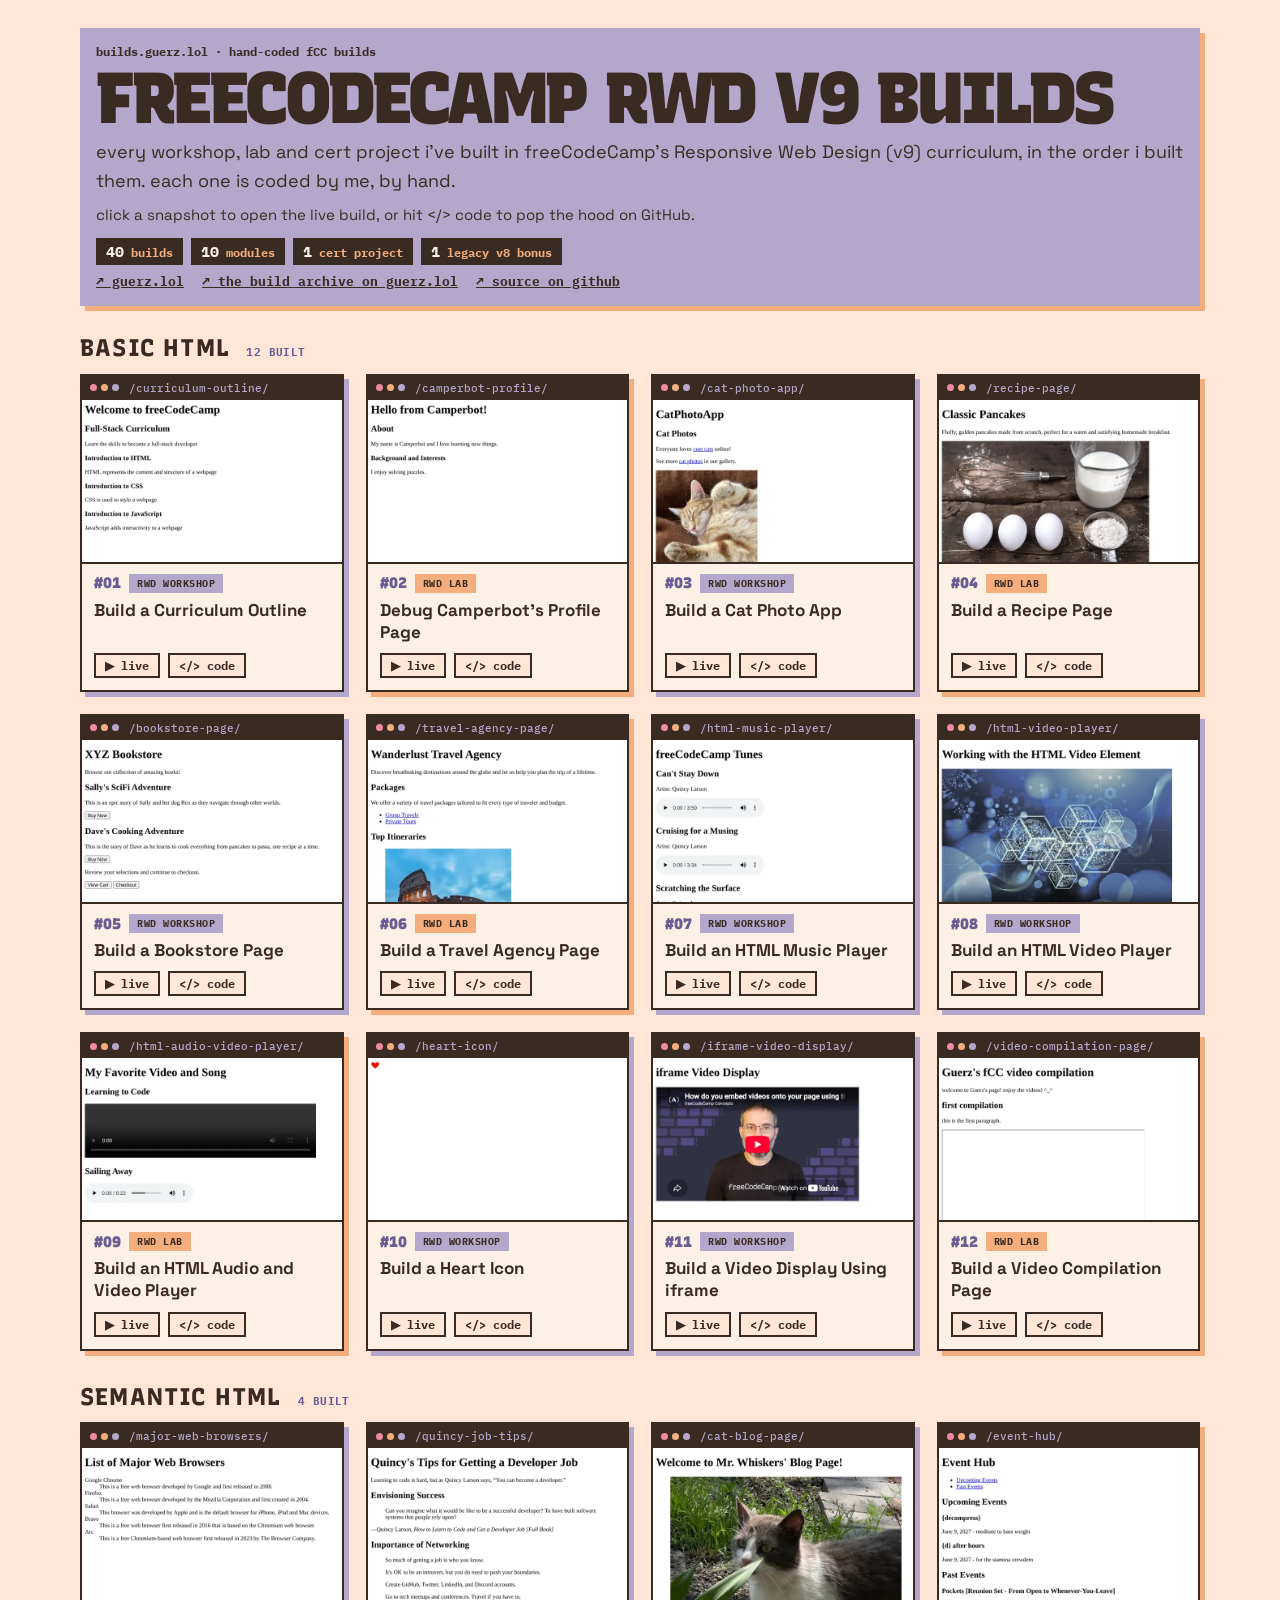
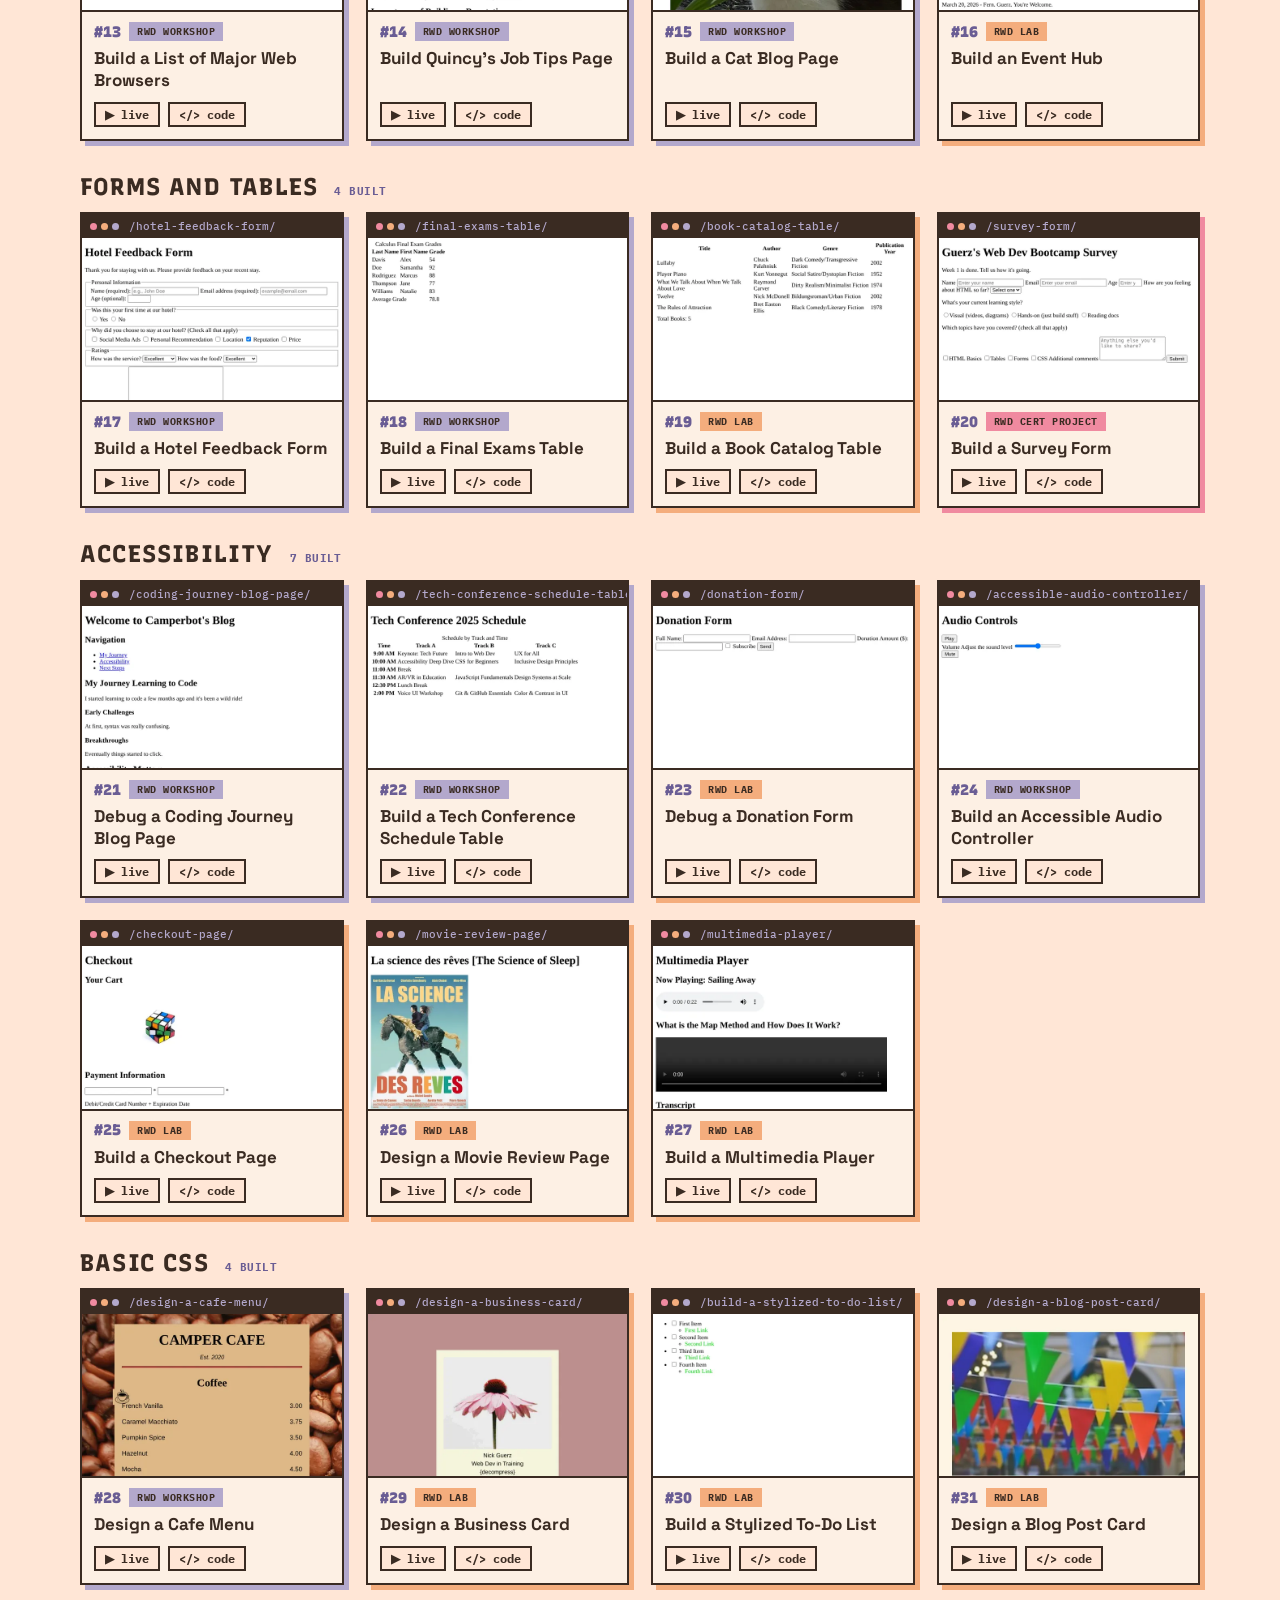
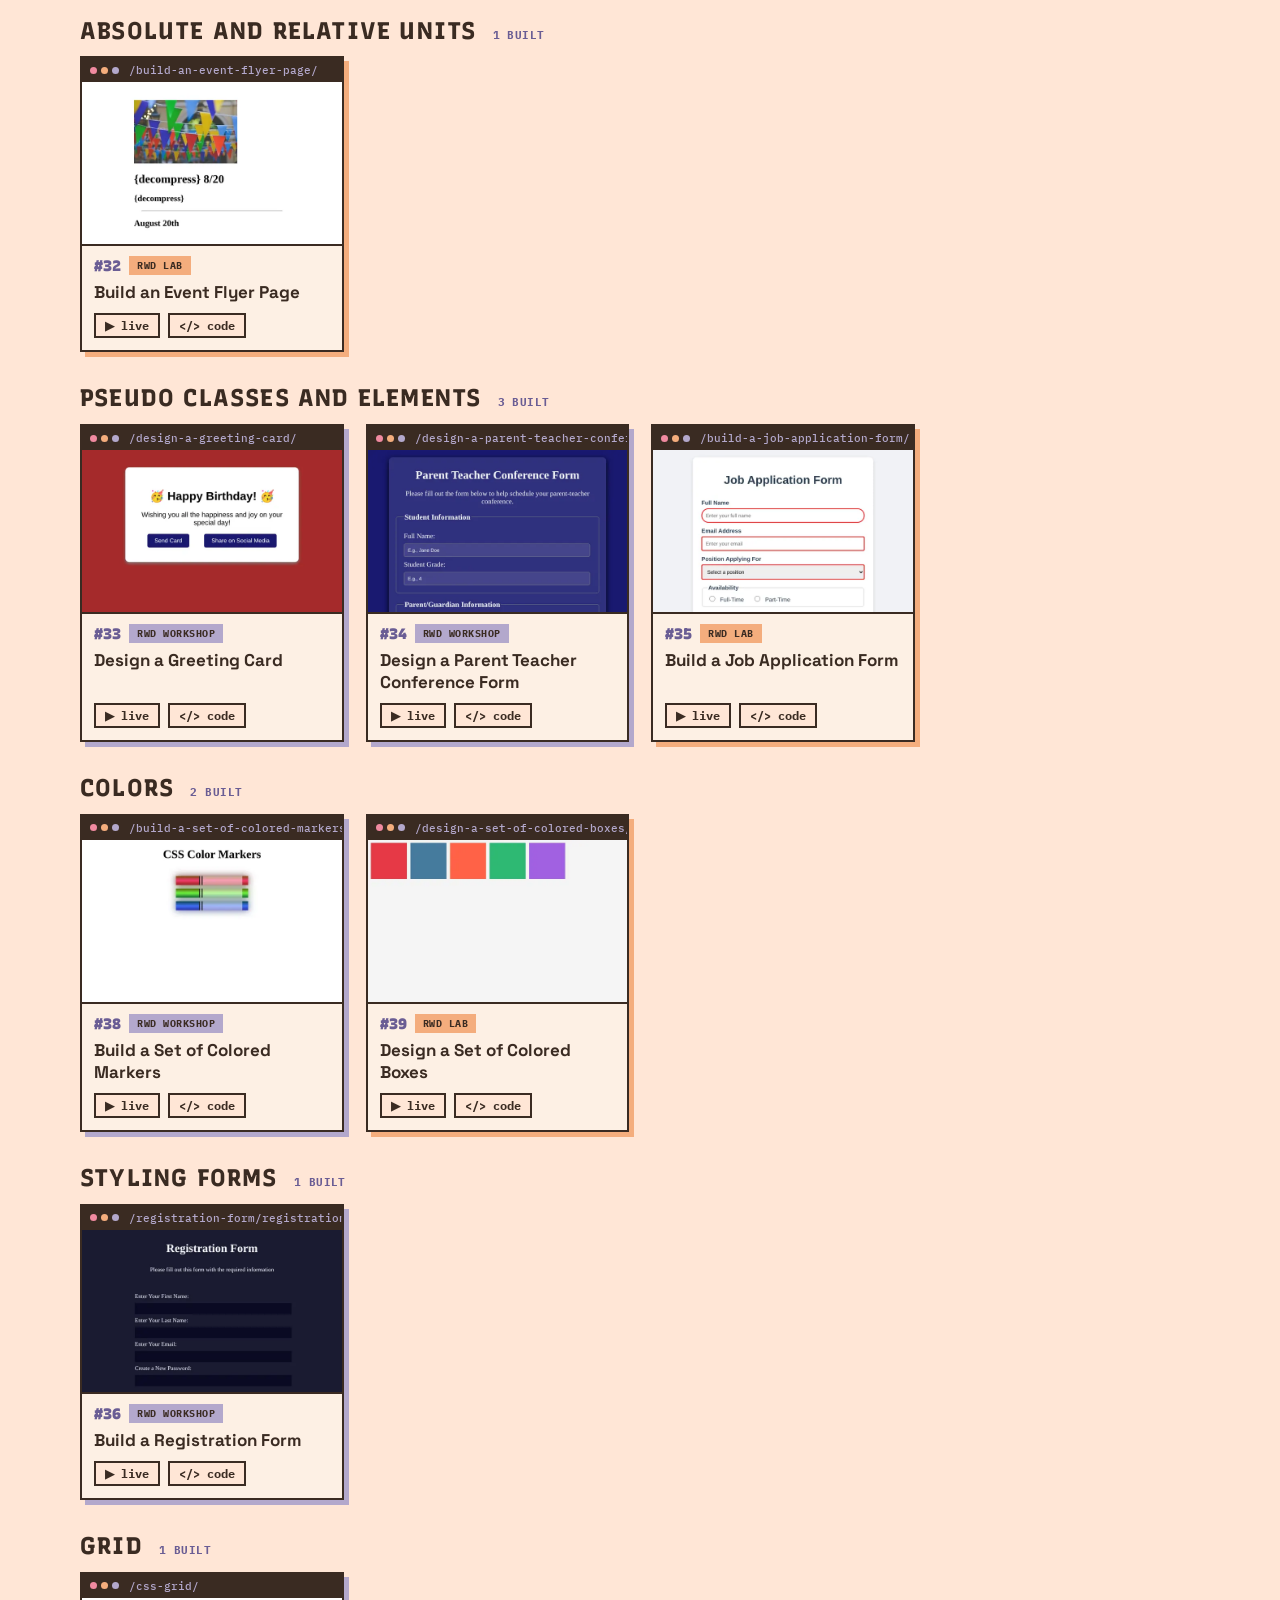
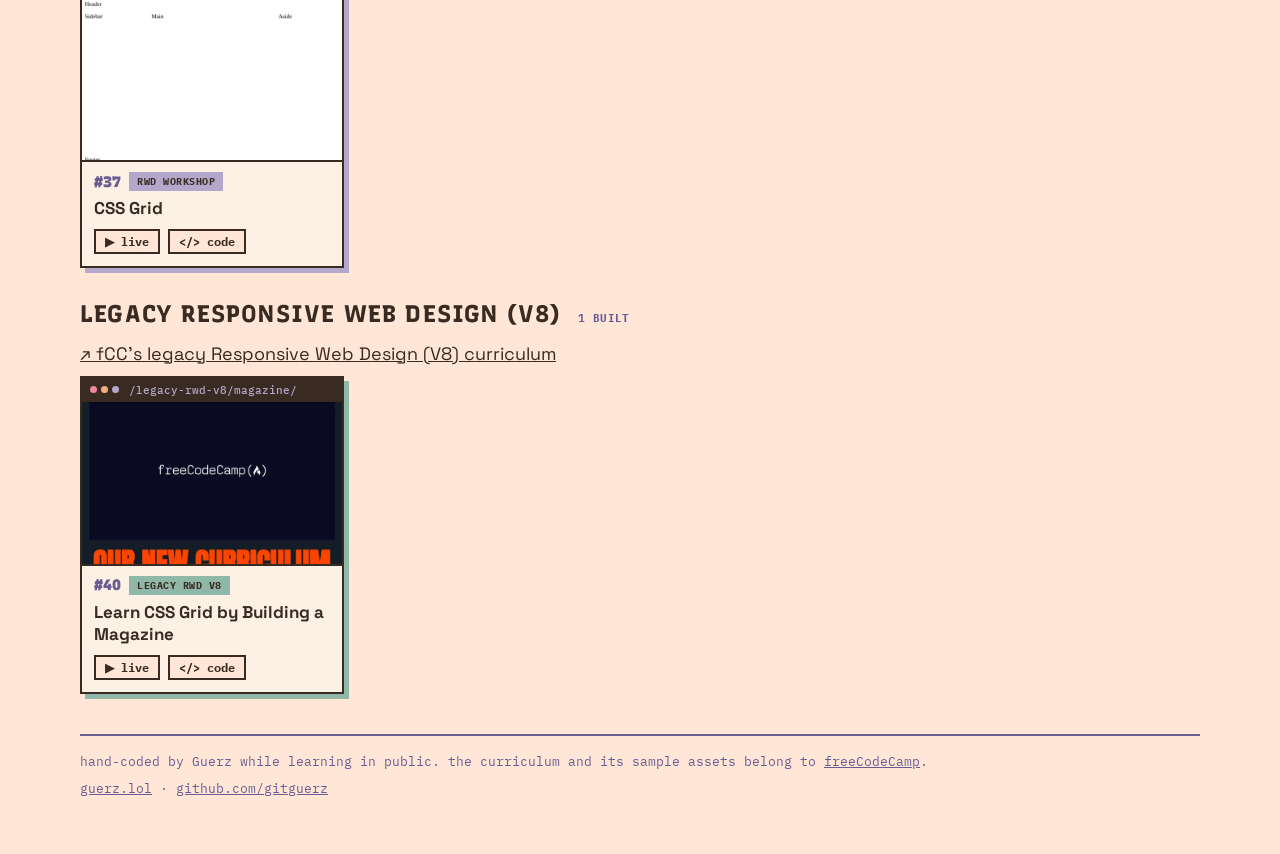
<file: index.html>
<!DOCTYPE html> <!-- tells the browser this is modern HTML5 -->
<html lang="en"> <!-- page language is English (helps screen readers + search engines) -->
<head> <!-- page settings that don't show on screen -->
  <meta charset="utf-8"> <!-- lets curly quotes, em dashes and emoji display correctly -->
  <meta name="viewport" content="width=device-width, initial-scale=1"> <!-- fit the page to phone screens -->
  <title>freeCodeCamp RWD v9 Builds | builds.guerz.lol</title> <!-- browser tab + search result title -->
  <meta name="description" content="Guerz's hand-coded freeCodeCamp Responsive Web Design (v9) builds: workshops, labs and cert projects, in curriculum order."> <!-- search result blurb -->
  <link rel="canonical" href="https://builds.guerz.lol/"> <!-- the one official address of this page -->
  <link rel="preconnect" href="https://fonts.googleapis.com"> <!-- start talking to Google Fonts early -->
  <link rel="preconnect" href="https://fonts.gstatic.com" crossorigin> <!-- same, for the font files themselves -->
  <link rel="stylesheet" href="https://fonts.googleapis.com/css2?family=Recursive:wght@400..1000&amp;family=Space+Grotesk:wght@500;700&amp;family=IBM+Plex+Mono:wght@500;700&amp;display=swap"> <!-- the same three fonts guerz.lol uses -->
  <link rel="stylesheet" href="assets/site.css"> <!-- all styling for this landing page lives here (no inline or internal CSS) -->
</head> <!-- end of page settings -->
<body> <!-- everything visible starts here -->
  <a class="bx-skip" href="#main">skip to the builds</a> <!-- keyboard users can jump past the header -->
  <header class="bx-header"> <!-- the lavender title box at the top -->
    <p class="bx-label">builds.guerz.lol · hand-coded fCC builds</p> <!-- small label above the title -->
    <h1 class="bx-title">freeCodeCamp RWD v9 Builds</h1> <!-- the big page title -->
    <p class="bx-intro">every workshop, lab and cert project i've built in freeCodeCamp's Responsive Web Design (v9) curriculum, in the order i built them. each one is coded by me, by hand.</p> <!-- one-line intro -->
    <p class="bx-hint">click a snapshot to open the live build, or hit &lt;/&gt; code to pop the hood on GitHub.</p> <!-- how to use the cards -->
    <ul class="bx-stats"> <!-- quick numbers, shown as chips -->
      <li><b>40</b> builds</li> <!-- 39 v9 builds + 1 legacy v8 (was 39; +Colored Boxes) -->
      <li><b>10</b> modules</li> <!-- v9 modules with at least one build so far (was 9; +Colors) -->
      <li><b>1</b> cert project</li> <!-- Build a Survey Form -->
      <li><b>1</b> legacy v8 bonus</li> <!-- the Magazine -->
    </ul> <!-- end of stat chips -->
    <p class="bx-links"> <!-- the row of links under the intro -->
      <a href="https://guerz.lol">↗ guerz.lol</a> <!-- back to the main site -->
      <a href="https://guerz.lol/fcc-build-archive.html">↗ the build archive on guerz.lol</a> <!-- the code-reading page: every build's source in tabs -->
      <a href="https://github.com/gitguerz/freecodecamp-responsive-web-design-v9">↗ source on github</a> <!-- this repo -->
    </p> <!-- end of link row -->
  </header> <!-- end of title box -->
  <main id="main" class="bx-main"> <!-- the build lists; the skip link lands here -->
    <section class="bx-module" aria-labelledby="mod-basic-html"> <!-- curriculum module: Basic HTML -->
      <h2 class="bx-module-title" id="mod-basic-html">Basic HTML <span class="bx-count">12 built</span></h2> <!-- module name + how many builds it holds -->
      <ul class="bx-grid"> <!-- one card per build -->
        <li class="bx-card bx-card--workshop"> <!-- build #01: Build a Curriculum Outline -->
          <a class="bx-shot" href="curriculum-outline/" tabindex="-1" aria-hidden="true"> <!-- the snapshot opens the live build (skipped by keyboard + screen readers: the name link below does the same job) -->
            <span class="bx-chrome"><span class="bx-dots"></span>/curriculum-outline/</span> <!-- fake browser bar: three dots + the build's address -->
            <img src="assets/thumbs/curriculum-outline.webp" width="640" height="400" loading="lazy" alt=""> <!-- screenshot of the live build; empty alt because the name already says what it is -->
          </a> <!-- end of snapshot -->
          <div class="bx-body"> <!-- text under the snapshot -->
            <p class="bx-meta"><span class="bx-num">#01</span> <span class="bx-type">rwd workshop</span></p> <!-- build number (in the order i built them) + type badge -->
            <h3 class="bx-name"><a href="curriculum-outline/">Build a Curriculum Outline</a></h3> <!-- build name, links to the live build -->
            <p class="bx-actions"><a href="curriculum-outline/">▶ live</a> <a href="https://github.com/gitguerz/freecodecamp-responsive-web-design-v9/tree/main/curriculum-outline">&lt;/&gt; code</a></p> <!-- open the build, or read its source on GitHub -->
          </div> <!-- end of card text -->
        </li> <!-- end of build #01 -->
        <li class="bx-card bx-card--lab"> <!-- build #02: Debug Camperbot’s Profile Page -->
          <a class="bx-shot" href="camperbot-profile/" tabindex="-1" aria-hidden="true"> <!-- the snapshot opens the live build (skipped by keyboard + screen readers: the name link below does the same job) -->
            <span class="bx-chrome"><span class="bx-dots"></span>/camperbot-profile/</span> <!-- fake browser bar: three dots + the build's address -->
            <img src="assets/thumbs/camperbot-profile.webp" width="640" height="400" loading="lazy" alt=""> <!-- screenshot of the live build; empty alt because the name already says what it is -->
          </a> <!-- end of snapshot -->
          <div class="bx-body"> <!-- text under the snapshot -->
            <p class="bx-meta"><span class="bx-num">#02</span> <span class="bx-type">rwd lab</span></p> <!-- build number (in the order i built them) + type badge -->
            <h3 class="bx-name"><a href="camperbot-profile/">Debug Camperbot’s Profile Page</a></h3> <!-- build name, links to the live build -->
            <p class="bx-actions"><a href="camperbot-profile/">▶ live</a> <a href="https://github.com/gitguerz/freecodecamp-responsive-web-design-v9/tree/main/camperbot-profile">&lt;/&gt; code</a></p> <!-- open the build, or read its source on GitHub -->
          </div> <!-- end of card text -->
        </li> <!-- end of build #02 -->
        <li class="bx-card bx-card--workshop"> <!-- build #03: Build a Cat Photo App -->
          <a class="bx-shot" href="cat-photo-app/" tabindex="-1" aria-hidden="true"> <!-- the snapshot opens the live build (skipped by keyboard + screen readers: the name link below does the same job) -->
            <span class="bx-chrome"><span class="bx-dots"></span>/cat-photo-app/</span> <!-- fake browser bar: three dots + the build's address -->
            <img src="assets/thumbs/cat-photo-app.webp" width="640" height="400" loading="lazy" alt=""> <!-- screenshot of the live build; empty alt because the name already says what it is -->
          </a> <!-- end of snapshot -->
          <div class="bx-body"> <!-- text under the snapshot -->
            <p class="bx-meta"><span class="bx-num">#03</span> <span class="bx-type">rwd workshop</span></p> <!-- build number (in the order i built them) + type badge -->
            <h3 class="bx-name"><a href="cat-photo-app/">Build a Cat Photo App</a></h3> <!-- build name, links to the live build -->
            <p class="bx-actions"><a href="cat-photo-app/">▶ live</a> <a href="https://github.com/gitguerz/freecodecamp-responsive-web-design-v9/tree/main/cat-photo-app">&lt;/&gt; code</a></p> <!-- open the build, or read its source on GitHub -->
          </div> <!-- end of card text -->
        </li> <!-- end of build #03 -->
        <li class="bx-card bx-card--lab"> <!-- build #04: Build a Recipe Page -->
          <a class="bx-shot" href="recipe-page/" tabindex="-1" aria-hidden="true"> <!-- the snapshot opens the live build (skipped by keyboard + screen readers: the name link below does the same job) -->
            <span class="bx-chrome"><span class="bx-dots"></span>/recipe-page/</span> <!-- fake browser bar: three dots + the build's address -->
            <img src="assets/thumbs/recipe-page.webp" width="640" height="400" loading="lazy" alt=""> <!-- screenshot of the live build; empty alt because the name already says what it is -->
          </a> <!-- end of snapshot -->
          <div class="bx-body"> <!-- text under the snapshot -->
            <p class="bx-meta"><span class="bx-num">#04</span> <span class="bx-type">rwd lab</span></p> <!-- build number (in the order i built them) + type badge -->
            <h3 class="bx-name"><a href="recipe-page/">Build a Recipe Page</a></h3> <!-- build name, links to the live build -->
            <p class="bx-actions"><a href="recipe-page/">▶ live</a> <a href="https://github.com/gitguerz/freecodecamp-responsive-web-design-v9/tree/main/recipe-page">&lt;/&gt; code</a></p> <!-- open the build, or read its source on GitHub -->
          </div> <!-- end of card text -->
        </li> <!-- end of build #04 -->
        <li class="bx-card bx-card--workshop"> <!-- build #05: Build a Bookstore Page -->
          <a class="bx-shot" href="bookstore-page/" tabindex="-1" aria-hidden="true"> <!-- the snapshot opens the live build (skipped by keyboard + screen readers: the name link below does the same job) -->
            <span class="bx-chrome"><span class="bx-dots"></span>/bookstore-page/</span> <!-- fake browser bar: three dots + the build's address -->
            <img src="assets/thumbs/bookstore-page.webp" width="640" height="400" loading="lazy" alt=""> <!-- screenshot of the live build; empty alt because the name already says what it is -->
          </a> <!-- end of snapshot -->
          <div class="bx-body"> <!-- text under the snapshot -->
            <p class="bx-meta"><span class="bx-num">#05</span> <span class="bx-type">rwd workshop</span></p> <!-- build number (in the order i built them) + type badge -->
            <h3 class="bx-name"><a href="bookstore-page/">Build a Bookstore Page</a></h3> <!-- build name, links to the live build -->
            <p class="bx-actions"><a href="bookstore-page/">▶ live</a> <a href="https://github.com/gitguerz/freecodecamp-responsive-web-design-v9/tree/main/bookstore-page">&lt;/&gt; code</a></p> <!-- open the build, or read its source on GitHub -->
          </div> <!-- end of card text -->
        </li> <!-- end of build #05 -->
        <li class="bx-card bx-card--lab"> <!-- build #06: Build a Travel Agency Page -->
          <a class="bx-shot" href="travel-agency-page/" tabindex="-1" aria-hidden="true"> <!-- the snapshot opens the live build (skipped by keyboard + screen readers: the name link below does the same job) -->
            <span class="bx-chrome"><span class="bx-dots"></span>/travel-agency-page/</span> <!-- fake browser bar: three dots + the build's address -->
            <img src="assets/thumbs/travel-agency-page.webp" width="640" height="400" loading="lazy" alt=""> <!-- screenshot of the live build; empty alt because the name already says what it is -->
          </a> <!-- end of snapshot -->
          <div class="bx-body"> <!-- text under the snapshot -->
            <p class="bx-meta"><span class="bx-num">#06</span> <span class="bx-type">rwd lab</span></p> <!-- build number (in the order i built them) + type badge -->
            <h3 class="bx-name"><a href="travel-agency-page/">Build a Travel Agency Page</a></h3> <!-- build name, links to the live build -->
            <p class="bx-actions"><a href="travel-agency-page/">▶ live</a> <a href="https://github.com/gitguerz/freecodecamp-responsive-web-design-v9/tree/main/travel-agency-page">&lt;/&gt; code</a></p> <!-- open the build, or read its source on GitHub -->
          </div> <!-- end of card text -->
        </li> <!-- end of build #06 -->
        <li class="bx-card bx-card--workshop"> <!-- build #07: Build an HTML Music Player -->
          <a class="bx-shot" href="html-music-player/" tabindex="-1" aria-hidden="true"> <!-- the snapshot opens the live build (skipped by keyboard + screen readers: the name link below does the same job) -->
            <span class="bx-chrome"><span class="bx-dots"></span>/html-music-player/</span> <!-- fake browser bar: three dots + the build's address -->
            <img src="assets/thumbs/html-music-player.webp" width="640" height="400" loading="lazy" alt=""> <!-- screenshot of the live build; empty alt because the name already says what it is -->
          </a> <!-- end of snapshot -->
          <div class="bx-body"> <!-- text under the snapshot -->
            <p class="bx-meta"><span class="bx-num">#07</span> <span class="bx-type">rwd workshop</span></p> <!-- build number (in the order i built them) + type badge -->
            <h3 class="bx-name"><a href="html-music-player/">Build an HTML Music Player</a></h3> <!-- build name, links to the live build -->
            <p class="bx-actions"><a href="html-music-player/">▶ live</a> <a href="https://github.com/gitguerz/freecodecamp-responsive-web-design-v9/tree/main/html-music-player">&lt;/&gt; code</a></p> <!-- open the build, or read its source on GitHub -->
          </div> <!-- end of card text -->
        </li> <!-- end of build #07 -->
        <li class="bx-card bx-card--workshop"> <!-- build #08: Build an HTML Video Player -->
          <a class="bx-shot" href="html-video-player/" tabindex="-1" aria-hidden="true"> <!-- the snapshot opens the live build (skipped by keyboard + screen readers: the name link below does the same job) -->
            <span class="bx-chrome"><span class="bx-dots"></span>/html-video-player/</span> <!-- fake browser bar: three dots + the build's address -->
            <img src="assets/thumbs/html-video-player.webp" width="640" height="400" loading="lazy" alt=""> <!-- screenshot of the live build; empty alt because the name already says what it is -->
          </a> <!-- end of snapshot -->
          <div class="bx-body"> <!-- text under the snapshot -->
            <p class="bx-meta"><span class="bx-num">#08</span> <span class="bx-type">rwd workshop</span></p> <!-- build number (in the order i built them) + type badge -->
            <h3 class="bx-name"><a href="html-video-player/">Build an HTML Video Player</a></h3> <!-- build name, links to the live build -->
            <p class="bx-actions"><a href="html-video-player/">▶ live</a> <a href="https://github.com/gitguerz/freecodecamp-responsive-web-design-v9/tree/main/html-video-player">&lt;/&gt; code</a></p> <!-- open the build, or read its source on GitHub -->
          </div> <!-- end of card text -->
        </li> <!-- end of build #08 -->
        <li class="bx-card bx-card--lab"> <!-- build #09: Build an HTML Audio and Video Player -->
          <a class="bx-shot" href="html-audio-video-player/" tabindex="-1" aria-hidden="true"> <!-- the snapshot opens the live build (skipped by keyboard + screen readers: the name link below does the same job) -->
            <span class="bx-chrome"><span class="bx-dots"></span>/html-audio-video-player/</span> <!-- fake browser bar: three dots + the build's address -->
            <img src="assets/thumbs/html-audio-video-player.webp" width="640" height="400" loading="lazy" alt=""> <!-- screenshot of the live build; empty alt because the name already says what it is -->
          </a> <!-- end of snapshot -->
          <div class="bx-body"> <!-- text under the snapshot -->
            <p class="bx-meta"><span class="bx-num">#09</span> <span class="bx-type">rwd lab</span></p> <!-- build number (in the order i built them) + type badge -->
            <h3 class="bx-name"><a href="html-audio-video-player/">Build an HTML Audio and Video Player</a></h3> <!-- build name, links to the live build -->
            <p class="bx-actions"><a href="html-audio-video-player/">▶ live</a> <a href="https://github.com/gitguerz/freecodecamp-responsive-web-design-v9/tree/main/html-audio-video-player">&lt;/&gt; code</a></p> <!-- open the build, or read its source on GitHub -->
          </div> <!-- end of card text -->
        </li> <!-- end of build #09 -->
        <li class="bx-card bx-card--workshop"> <!-- build #10: Build a Heart Icon -->
          <a class="bx-shot" href="heart-icon/" tabindex="-1" aria-hidden="true"> <!-- the snapshot opens the live build (skipped by keyboard + screen readers: the name link below does the same job) -->
            <span class="bx-chrome"><span class="bx-dots"></span>/heart-icon/</span> <!-- fake browser bar: three dots + the build's address -->
            <img src="assets/thumbs/heart-icon.webp" width="640" height="400" loading="lazy" alt=""> <!-- screenshot of the live build; empty alt because the name already says what it is -->
          </a> <!-- end of snapshot -->
          <div class="bx-body"> <!-- text under the snapshot -->
            <p class="bx-meta"><span class="bx-num">#10</span> <span class="bx-type">rwd workshop</span></p> <!-- build number (in the order i built them) + type badge -->
            <h3 class="bx-name"><a href="heart-icon/">Build a Heart Icon</a></h3> <!-- build name, links to the live build -->
            <p class="bx-actions"><a href="heart-icon/">▶ live</a> <a href="https://github.com/gitguerz/freecodecamp-responsive-web-design-v9/tree/main/heart-icon">&lt;/&gt; code</a></p> <!-- open the build, or read its source on GitHub -->
          </div> <!-- end of card text -->
        </li> <!-- end of build #10 -->
        <li class="bx-card bx-card--workshop"> <!-- build #11: Build a Video Display Using iframe -->
          <a class="bx-shot" href="iframe-video-display/" tabindex="-1" aria-hidden="true"> <!-- the snapshot opens the live build (skipped by keyboard + screen readers: the name link below does the same job) -->
            <span class="bx-chrome"><span class="bx-dots"></span>/iframe-video-display/</span> <!-- fake browser bar: three dots + the build's address -->
            <img src="assets/thumbs/iframe-video-display.webp" width="640" height="400" loading="lazy" alt=""> <!-- screenshot of the live build; empty alt because the name already says what it is -->
          </a> <!-- end of snapshot -->
          <div class="bx-body"> <!-- text under the snapshot -->
            <p class="bx-meta"><span class="bx-num">#11</span> <span class="bx-type">rwd workshop</span></p> <!-- build number (in the order i built them) + type badge -->
            <h3 class="bx-name"><a href="iframe-video-display/">Build a Video Display Using iframe</a></h3> <!-- build name, links to the live build -->
            <p class="bx-actions"><a href="iframe-video-display/">▶ live</a> <a href="https://github.com/gitguerz/freecodecamp-responsive-web-design-v9/tree/main/iframe-video-display">&lt;/&gt; code</a></p> <!-- open the build, or read its source on GitHub -->
          </div> <!-- end of card text -->
        </li> <!-- end of build #11 -->
        <li class="bx-card bx-card--lab"> <!-- build #12: Build a Video Compilation Page -->
          <a class="bx-shot" href="video-compilation-page/" tabindex="-1" aria-hidden="true"> <!-- the snapshot opens the live build (skipped by keyboard + screen readers: the name link below does the same job) -->
            <span class="bx-chrome"><span class="bx-dots"></span>/video-compilation-page/</span> <!-- fake browser bar: three dots + the build's address -->
            <img src="assets/thumbs/video-compilation-page.webp" width="640" height="400" loading="lazy" alt=""> <!-- screenshot of the live build; empty alt because the name already says what it is -->
          </a> <!-- end of snapshot -->
          <div class="bx-body"> <!-- text under the snapshot -->
            <p class="bx-meta"><span class="bx-num">#12</span> <span class="bx-type">rwd lab</span></p> <!-- build number (in the order i built them) + type badge -->
            <h3 class="bx-name"><a href="video-compilation-page/">Build a Video Compilation Page</a></h3> <!-- build name, links to the live build -->
            <p class="bx-actions"><a href="video-compilation-page/">▶ live</a> <a href="https://github.com/gitguerz/freecodecamp-responsive-web-design-v9/tree/main/video-compilation-page">&lt;/&gt; code</a></p> <!-- open the build, or read its source on GitHub -->
          </div> <!-- end of card text -->
        </li> <!-- end of build #12 -->
      </ul> <!-- end of this module's cards -->
    </section> <!-- end of module -->
    <section class="bx-module" aria-labelledby="mod-semantic-html"> <!-- curriculum module: Semantic HTML -->
      <h2 class="bx-module-title" id="mod-semantic-html">Semantic HTML <span class="bx-count">4 built</span></h2> <!-- module name + how many builds it holds -->
      <ul class="bx-grid"> <!-- one card per build -->
        <li class="bx-card bx-card--workshop"> <!-- build #13: Build a List of Major Web Browsers -->
          <a class="bx-shot" href="major-web-browsers/" tabindex="-1" aria-hidden="true"> <!-- the snapshot opens the live build (skipped by keyboard + screen readers: the name link below does the same job) -->
            <span class="bx-chrome"><span class="bx-dots"></span>/major-web-browsers/</span> <!-- fake browser bar: three dots + the build's address -->
            <img src="assets/thumbs/major-web-browsers.webp" width="640" height="400" loading="lazy" alt=""> <!-- screenshot of the live build; empty alt because the name already says what it is -->
          </a> <!-- end of snapshot -->
          <div class="bx-body"> <!-- text under the snapshot -->
            <p class="bx-meta"><span class="bx-num">#13</span> <span class="bx-type">rwd workshop</span></p> <!-- build number (in the order i built them) + type badge -->
            <h3 class="bx-name"><a href="major-web-browsers/">Build a List of Major Web Browsers</a></h3> <!-- build name, links to the live build -->
            <p class="bx-actions"><a href="major-web-browsers/">▶ live</a> <a href="https://github.com/gitguerz/freecodecamp-responsive-web-design-v9/tree/main/major-web-browsers">&lt;/&gt; code</a></p> <!-- open the build, or read its source on GitHub -->
          </div> <!-- end of card text -->
        </li> <!-- end of build #13 -->
        <li class="bx-card bx-card--workshop"> <!-- build #14: Build Quincy’s Job Tips Page -->
          <a class="bx-shot" href="quincy-job-tips/" tabindex="-1" aria-hidden="true"> <!-- the snapshot opens the live build (skipped by keyboard + screen readers: the name link below does the same job) -->
            <span class="bx-chrome"><span class="bx-dots"></span>/quincy-job-tips/</span> <!-- fake browser bar: three dots + the build's address -->
            <img src="assets/thumbs/quincy-job-tips.webp" width="640" height="400" loading="lazy" alt=""> <!-- screenshot of the live build; empty alt because the name already says what it is -->
          </a> <!-- end of snapshot -->
          <div class="bx-body"> <!-- text under the snapshot -->
            <p class="bx-meta"><span class="bx-num">#14</span> <span class="bx-type">rwd workshop</span></p> <!-- build number (in the order i built them) + type badge -->
            <h3 class="bx-name"><a href="quincy-job-tips/">Build Quincy’s Job Tips Page</a></h3> <!-- build name, links to the live build -->
            <p class="bx-actions"><a href="quincy-job-tips/">▶ live</a> <a href="https://github.com/gitguerz/freecodecamp-responsive-web-design-v9/tree/main/quincy-job-tips">&lt;/&gt; code</a></p> <!-- open the build, or read its source on GitHub -->
          </div> <!-- end of card text -->
        </li> <!-- end of build #14 -->
        <li class="bx-card bx-card--workshop"> <!-- build #15: Build a Cat Blog Page -->
          <a class="bx-shot" href="cat-blog-page/" tabindex="-1" aria-hidden="true"> <!-- the snapshot opens the live build (skipped by keyboard + screen readers: the name link below does the same job) -->
            <span class="bx-chrome"><span class="bx-dots"></span>/cat-blog-page/</span> <!-- fake browser bar: three dots + the build's address -->
            <img src="assets/thumbs/cat-blog-page.webp" width="640" height="400" loading="lazy" alt=""> <!-- screenshot of the live build; empty alt because the name already says what it is -->
          </a> <!-- end of snapshot -->
          <div class="bx-body"> <!-- text under the snapshot -->
            <p class="bx-meta"><span class="bx-num">#15</span> <span class="bx-type">rwd workshop</span></p> <!-- build number (in the order i built them) + type badge -->
            <h3 class="bx-name"><a href="cat-blog-page/">Build a Cat Blog Page</a></h3> <!-- build name, links to the live build -->
            <p class="bx-actions"><a href="cat-blog-page/">▶ live</a> <a href="https://github.com/gitguerz/freecodecamp-responsive-web-design-v9/tree/main/cat-blog-page">&lt;/&gt; code</a></p> <!-- open the build, or read its source on GitHub -->
          </div> <!-- end of card text -->
        </li> <!-- end of build #15 -->
        <li class="bx-card bx-card--lab"> <!-- build #16: Build an Event Hub -->
          <a class="bx-shot" href="event-hub/" tabindex="-1" aria-hidden="true"> <!-- the snapshot opens the live build (skipped by keyboard + screen readers: the name link below does the same job) -->
            <span class="bx-chrome"><span class="bx-dots"></span>/event-hub/</span> <!-- fake browser bar: three dots + the build's address -->
            <img src="assets/thumbs/event-hub.webp" width="640" height="400" loading="lazy" alt=""> <!-- screenshot of the live build; empty alt because the name already says what it is -->
          </a> <!-- end of snapshot -->
          <div class="bx-body"> <!-- text under the snapshot -->
            <p class="bx-meta"><span class="bx-num">#16</span> <span class="bx-type">rwd lab</span></p> <!-- build number (in the order i built them) + type badge -->
            <h3 class="bx-name"><a href="event-hub/">Build an Event Hub</a></h3> <!-- build name, links to the live build -->
            <p class="bx-actions"><a href="event-hub/">▶ live</a> <a href="https://github.com/gitguerz/freecodecamp-responsive-web-design-v9/tree/main/event-hub">&lt;/&gt; code</a></p> <!-- open the build, or read its source on GitHub -->
          </div> <!-- end of card text -->
        </li> <!-- end of build #16 -->
      </ul> <!-- end of this module's cards -->
    </section> <!-- end of module -->
    <section class="bx-module" aria-labelledby="mod-forms-and-tables"> <!-- curriculum module: Forms and Tables -->
      <h2 class="bx-module-title" id="mod-forms-and-tables">Forms and Tables <span class="bx-count">4 built</span></h2> <!-- module name + how many builds it holds -->
      <ul class="bx-grid"> <!-- one card per build -->
        <li class="bx-card bx-card--workshop"> <!-- build #17: Build a Hotel Feedback Form -->
          <a class="bx-shot" href="hotel-feedback-form/" tabindex="-1" aria-hidden="true"> <!-- the snapshot opens the live build (skipped by keyboard + screen readers: the name link below does the same job) -->
            <span class="bx-chrome"><span class="bx-dots"></span>/hotel-feedback-form/</span> <!-- fake browser bar: three dots + the build's address -->
            <img src="assets/thumbs/hotel-feedback-form.webp" width="640" height="400" loading="lazy" alt=""> <!-- screenshot of the live build; empty alt because the name already says what it is -->
          </a> <!-- end of snapshot -->
          <div class="bx-body"> <!-- text under the snapshot -->
            <p class="bx-meta"><span class="bx-num">#17</span> <span class="bx-type">rwd workshop</span></p> <!-- build number (in the order i built them) + type badge -->
            <h3 class="bx-name"><a href="hotel-feedback-form/">Build a Hotel Feedback Form</a></h3> <!-- build name, links to the live build -->
            <p class="bx-actions"><a href="hotel-feedback-form/">▶ live</a> <a href="https://github.com/gitguerz/freecodecamp-responsive-web-design-v9/tree/main/hotel-feedback-form">&lt;/&gt; code</a></p> <!-- open the build, or read its source on GitHub -->
          </div> <!-- end of card text -->
        </li> <!-- end of build #17 -->
        <li class="bx-card bx-card--workshop"> <!-- build #18: Build a Final Exams Table -->
          <a class="bx-shot" href="final-exams-table/" tabindex="-1" aria-hidden="true"> <!-- the snapshot opens the live build (skipped by keyboard + screen readers: the name link below does the same job) -->
            <span class="bx-chrome"><span class="bx-dots"></span>/final-exams-table/</span> <!-- fake browser bar: three dots + the build's address -->
            <img src="assets/thumbs/final-exams-table.webp" width="640" height="400" loading="lazy" alt=""> <!-- screenshot of the live build; empty alt because the name already says what it is -->
          </a> <!-- end of snapshot -->
          <div class="bx-body"> <!-- text under the snapshot -->
            <p class="bx-meta"><span class="bx-num">#18</span> <span class="bx-type">rwd workshop</span></p> <!-- build number (in the order i built them) + type badge -->
            <h3 class="bx-name"><a href="final-exams-table/">Build a Final Exams Table</a></h3> <!-- build name, links to the live build -->
            <p class="bx-actions"><a href="final-exams-table/">▶ live</a> <a href="https://github.com/gitguerz/freecodecamp-responsive-web-design-v9/tree/main/final-exams-table">&lt;/&gt; code</a></p> <!-- open the build, or read its source on GitHub -->
          </div> <!-- end of card text -->
        </li> <!-- end of build #18 -->
        <li class="bx-card bx-card--lab"> <!-- build #19: Build a Book Catalog Table -->
          <a class="bx-shot" href="book-catalog-table/" tabindex="-1" aria-hidden="true"> <!-- the snapshot opens the live build (skipped by keyboard + screen readers: the name link below does the same job) -->
            <span class="bx-chrome"><span class="bx-dots"></span>/book-catalog-table/</span> <!-- fake browser bar: three dots + the build's address -->
            <img src="assets/thumbs/book-catalog-table.webp" width="640" height="400" loading="lazy" alt=""> <!-- screenshot of the live build; empty alt because the name already says what it is -->
          </a> <!-- end of snapshot -->
          <div class="bx-body"> <!-- text under the snapshot -->
            <p class="bx-meta"><span class="bx-num">#19</span> <span class="bx-type">rwd lab</span></p> <!-- build number (in the order i built them) + type badge -->
            <h3 class="bx-name"><a href="book-catalog-table/">Build a Book Catalog Table</a></h3> <!-- build name, links to the live build -->
            <p class="bx-actions"><a href="book-catalog-table/">▶ live</a> <a href="https://github.com/gitguerz/freecodecamp-responsive-web-design-v9/tree/main/book-catalog-table">&lt;/&gt; code</a></p> <!-- open the build, or read its source on GitHub -->
          </div> <!-- end of card text -->
        </li> <!-- end of build #19 -->
        <li class="bx-card bx-card--cert"> <!-- build #20: Build a Survey Form -->
          <a class="bx-shot" href="survey-form/" tabindex="-1" aria-hidden="true"> <!-- the snapshot opens the live build (skipped by keyboard + screen readers: the name link below does the same job) -->
            <span class="bx-chrome"><span class="bx-dots"></span>/survey-form/</span> <!-- fake browser bar: three dots + the build's address -->
            <img src="assets/thumbs/survey-form.webp" width="640" height="400" loading="lazy" alt=""> <!-- screenshot of the live build; empty alt because the name already says what it is -->
          </a> <!-- end of snapshot -->
          <div class="bx-body"> <!-- text under the snapshot -->
            <p class="bx-meta"><span class="bx-num">#20</span> <span class="bx-type">rwd cert project</span></p> <!-- build number (in the order i built them) + type badge -->
            <h3 class="bx-name"><a href="survey-form/">Build a Survey Form</a></h3> <!-- build name, links to the live build -->
            <p class="bx-actions"><a href="survey-form/">▶ live</a> <a href="https://github.com/gitguerz/freecodecamp-responsive-web-design-v9/tree/main/survey-form">&lt;/&gt; code</a></p> <!-- open the build, or read its source on GitHub -->
          </div> <!-- end of card text -->
        </li> <!-- end of build #20 -->
      </ul> <!-- end of this module's cards -->
    </section> <!-- end of module -->
    <section class="bx-module" aria-labelledby="mod-accessibility"> <!-- curriculum module: Accessibility -->
      <h2 class="bx-module-title" id="mod-accessibility">Accessibility <span class="bx-count">7 built</span></h2> <!-- module name + how many builds it holds -->
      <ul class="bx-grid"> <!-- one card per build -->
        <li class="bx-card bx-card--workshop"> <!-- build #21: Debug a Coding Journey Blog Page -->
          <a class="bx-shot" href="coding-journey-blog-page/" tabindex="-1" aria-hidden="true"> <!-- the snapshot opens the live build (skipped by keyboard + screen readers: the name link below does the same job) -->
            <span class="bx-chrome"><span class="bx-dots"></span>/coding-journey-blog-page/</span> <!-- fake browser bar: three dots + the build's address -->
            <img src="assets/thumbs/coding-journey-blog-page.webp" width="640" height="400" loading="lazy" alt=""> <!-- screenshot of the live build; empty alt because the name already says what it is -->
          </a> <!-- end of snapshot -->
          <div class="bx-body"> <!-- text under the snapshot -->
            <p class="bx-meta"><span class="bx-num">#21</span> <span class="bx-type">rwd workshop</span></p> <!-- build number (in the order i built them) + type badge -->
            <h3 class="bx-name"><a href="coding-journey-blog-page/">Debug a Coding Journey Blog Page</a></h3> <!-- build name, links to the live build -->
            <p class="bx-actions"><a href="coding-journey-blog-page/">▶ live</a> <a href="https://github.com/gitguerz/freecodecamp-responsive-web-design-v9/tree/main/coding-journey-blog-page">&lt;/&gt; code</a></p> <!-- open the build, or read its source on GitHub -->
          </div> <!-- end of card text -->
        </li> <!-- end of build #21 -->
        <li class="bx-card bx-card--workshop"> <!-- build #22: Build a Tech Conference Schedule Table -->
          <a class="bx-shot" href="tech-conference-schedule-table/" tabindex="-1" aria-hidden="true"> <!-- the snapshot opens the live build (skipped by keyboard + screen readers: the name link below does the same job) -->
            <span class="bx-chrome"><span class="bx-dots"></span>/tech-conference-schedule-table/</span> <!-- fake browser bar: three dots + the build's address -->
            <img src="assets/thumbs/tech-conference-schedule-table.webp" width="640" height="400" loading="lazy" alt=""> <!-- screenshot of the live build; empty alt because the name already says what it is -->
          </a> <!-- end of snapshot -->
          <div class="bx-body"> <!-- text under the snapshot -->
            <p class="bx-meta"><span class="bx-num">#22</span> <span class="bx-type">rwd workshop</span></p> <!-- build number (in the order i built them) + type badge -->
            <h3 class="bx-name"><a href="tech-conference-schedule-table/">Build a Tech Conference Schedule Table</a></h3> <!-- build name, links to the live build -->
            <p class="bx-actions"><a href="tech-conference-schedule-table/">▶ live</a> <a href="https://github.com/gitguerz/freecodecamp-responsive-web-design-v9/tree/main/tech-conference-schedule-table">&lt;/&gt; code</a></p> <!-- open the build, or read its source on GitHub -->
          </div> <!-- end of card text -->
        </li> <!-- end of build #22 -->
        <li class="bx-card bx-card--lab"> <!-- build #23: Debug a Donation Form -->
          <a class="bx-shot" href="donation-form/" tabindex="-1" aria-hidden="true"> <!-- the snapshot opens the live build (skipped by keyboard + screen readers: the name link below does the same job) -->
            <span class="bx-chrome"><span class="bx-dots"></span>/donation-form/</span> <!-- fake browser bar: three dots + the build's address -->
            <img src="assets/thumbs/donation-form.webp" width="640" height="400" loading="lazy" alt=""> <!-- screenshot of the live build; empty alt because the name already says what it is -->
          </a> <!-- end of snapshot -->
          <div class="bx-body"> <!-- text under the snapshot -->
            <p class="bx-meta"><span class="bx-num">#23</span> <span class="bx-type">rwd lab</span></p> <!-- build number (in the order i built them) + type badge -->
            <h3 class="bx-name"><a href="donation-form/">Debug a Donation Form</a></h3> <!-- build name, links to the live build -->
            <p class="bx-actions"><a href="donation-form/">▶ live</a> <a href="https://github.com/gitguerz/freecodecamp-responsive-web-design-v9/tree/main/donation-form">&lt;/&gt; code</a></p> <!-- open the build, or read its source on GitHub -->
          </div> <!-- end of card text -->
        </li> <!-- end of build #23 -->
        <li class="bx-card bx-card--workshop"> <!-- build #24: Build an Accessible Audio Controller -->
          <a class="bx-shot" href="accessible-audio-controller/" tabindex="-1" aria-hidden="true"> <!-- the snapshot opens the live build (skipped by keyboard + screen readers: the name link below does the same job) -->
            <span class="bx-chrome"><span class="bx-dots"></span>/accessible-audio-controller/</span> <!-- fake browser bar: three dots + the build's address -->
            <img src="assets/thumbs/accessible-audio-controller.webp" width="640" height="400" loading="lazy" alt=""> <!-- screenshot of the live build; empty alt because the name already says what it is -->
          </a> <!-- end of snapshot -->
          <div class="bx-body"> <!-- text under the snapshot -->
            <p class="bx-meta"><span class="bx-num">#24</span> <span class="bx-type">rwd workshop</span></p> <!-- build number (in the order i built them) + type badge -->
            <h3 class="bx-name"><a href="accessible-audio-controller/">Build an Accessible Audio Controller</a></h3> <!-- build name, links to the live build -->
            <p class="bx-actions"><a href="accessible-audio-controller/">▶ live</a> <a href="https://github.com/gitguerz/freecodecamp-responsive-web-design-v9/tree/main/accessible-audio-controller">&lt;/&gt; code</a></p> <!-- open the build, or read its source on GitHub -->
          </div> <!-- end of card text -->
        </li> <!-- end of build #24 -->
        <li class="bx-card bx-card--lab"> <!-- build #25: Build a Checkout Page -->
          <a class="bx-shot" href="checkout-page/" tabindex="-1" aria-hidden="true"> <!-- the snapshot opens the live build (skipped by keyboard + screen readers: the name link below does the same job) -->
            <span class="bx-chrome"><span class="bx-dots"></span>/checkout-page/</span> <!-- fake browser bar: three dots + the build's address -->
            <img src="assets/thumbs/checkout-page.webp" width="640" height="400" loading="lazy" alt=""> <!-- screenshot of the live build; empty alt because the name already says what it is -->
          </a> <!-- end of snapshot -->
          <div class="bx-body"> <!-- text under the snapshot -->
            <p class="bx-meta"><span class="bx-num">#25</span> <span class="bx-type">rwd lab</span></p> <!-- build number (in the order i built them) + type badge -->
            <h3 class="bx-name"><a href="checkout-page/">Build a Checkout Page</a></h3> <!-- build name, links to the live build -->
            <p class="bx-actions"><a href="checkout-page/">▶ live</a> <a href="https://github.com/gitguerz/freecodecamp-responsive-web-design-v9/tree/main/checkout-page">&lt;/&gt; code</a></p> <!-- open the build, or read its source on GitHub -->
          </div> <!-- end of card text -->
        </li> <!-- end of build #25 -->
        <li class="bx-card bx-card--lab"> <!-- build #26: Design a Movie Review Page -->
          <a class="bx-shot" href="movie-review-page/" tabindex="-1" aria-hidden="true"> <!-- the snapshot opens the live build (skipped by keyboard + screen readers: the name link below does the same job) -->
            <span class="bx-chrome"><span class="bx-dots"></span>/movie-review-page/</span> <!-- fake browser bar: three dots + the build's address -->
            <img src="assets/thumbs/movie-review-page.webp" width="640" height="400" loading="lazy" alt=""> <!-- screenshot of the live build; empty alt because the name already says what it is -->
          </a> <!-- end of snapshot -->
          <div class="bx-body"> <!-- text under the snapshot -->
            <p class="bx-meta"><span class="bx-num">#26</span> <span class="bx-type">rwd lab</span></p> <!-- build number (in the order i built them) + type badge -->
            <h3 class="bx-name"><a href="movie-review-page/">Design a Movie Review Page</a></h3> <!-- build name, links to the live build -->
            <p class="bx-actions"><a href="movie-review-page/">▶ live</a> <a href="https://github.com/gitguerz/freecodecamp-responsive-web-design-v9/tree/main/movie-review-page">&lt;/&gt; code</a></p> <!-- open the build, or read its source on GitHub -->
          </div> <!-- end of card text -->
        </li> <!-- end of build #26 -->
        <li class="bx-card bx-card--lab"> <!-- build #27: Build a Multimedia Player -->
          <a class="bx-shot" href="multimedia-player/" tabindex="-1" aria-hidden="true"> <!-- the snapshot opens the live build (skipped by keyboard + screen readers: the name link below does the same job) -->
            <span class="bx-chrome"><span class="bx-dots"></span>/multimedia-player/</span> <!-- fake browser bar: three dots + the build's address -->
            <img src="assets/thumbs/multimedia-player.webp" width="640" height="400" loading="lazy" alt=""> <!-- screenshot of the live build; empty alt because the name already says what it is -->
          </a> <!-- end of snapshot -->
          <div class="bx-body"> <!-- text under the snapshot -->
            <p class="bx-meta"><span class="bx-num">#27</span> <span class="bx-type">rwd lab</span></p> <!-- build number (in the order i built them) + type badge -->
            <h3 class="bx-name"><a href="multimedia-player/">Build a Multimedia Player</a></h3> <!-- build name, links to the live build -->
            <p class="bx-actions"><a href="multimedia-player/">▶ live</a> <a href="https://github.com/gitguerz/freecodecamp-responsive-web-design-v9/tree/main/multimedia-player">&lt;/&gt; code</a></p> <!-- open the build, or read its source on GitHub -->
          </div> <!-- end of card text -->
        </li> <!-- end of build #27 -->
      </ul> <!-- end of this module's cards -->
    </section> <!-- end of module -->
    <section class="bx-module" aria-labelledby="mod-basic-css"> <!-- curriculum module: Basic CSS -->
      <h2 class="bx-module-title" id="mod-basic-css">Basic CSS <span class="bx-count">4 built</span></h2> <!-- module name + how many builds it holds -->
      <ul class="bx-grid"> <!-- one card per build -->
        <li class="bx-card bx-card--workshop"> <!-- build #28: Design a Cafe Menu -->
          <a class="bx-shot" href="design-a-cafe-menu/" tabindex="-1" aria-hidden="true"> <!-- the snapshot opens the live build (skipped by keyboard + screen readers: the name link below does the same job) -->
            <span class="bx-chrome"><span class="bx-dots"></span>/design-a-cafe-menu/</span> <!-- fake browser bar: three dots + the build's address -->
            <img src="assets/thumbs/design-a-cafe-menu.webp" width="640" height="400" loading="lazy" alt=""> <!-- screenshot of the live build; empty alt because the name already says what it is -->
          </a> <!-- end of snapshot -->
          <div class="bx-body"> <!-- text under the snapshot -->
            <p class="bx-meta"><span class="bx-num">#28</span> <span class="bx-type">rwd workshop</span></p> <!-- build number (in the order i built them) + type badge -->
            <h3 class="bx-name"><a href="design-a-cafe-menu/">Design a Cafe Menu</a></h3> <!-- build name, links to the live build -->
            <p class="bx-actions"><a href="design-a-cafe-menu/">▶ live</a> <a href="https://github.com/gitguerz/freecodecamp-responsive-web-design-v9/tree/main/design-a-cafe-menu">&lt;/&gt; code</a></p> <!-- open the build, or read its source on GitHub -->
          </div> <!-- end of card text -->
        </li> <!-- end of build #28 -->
        <li class="bx-card bx-card--lab"> <!-- build #29: Design a Business Card -->
          <a class="bx-shot" href="design-a-business-card/" tabindex="-1" aria-hidden="true"> <!-- the snapshot opens the live build (skipped by keyboard + screen readers: the name link below does the same job) -->
            <span class="bx-chrome"><span class="bx-dots"></span>/design-a-business-card/</span> <!-- fake browser bar: three dots + the build's address -->
            <img src="assets/thumbs/design-a-business-card.webp" width="640" height="400" loading="lazy" alt=""> <!-- screenshot of the live build; empty alt because the name already says what it is -->
          </a> <!-- end of snapshot -->
          <div class="bx-body"> <!-- text under the snapshot -->
            <p class="bx-meta"><span class="bx-num">#29</span> <span class="bx-type">rwd lab</span></p> <!-- build number (in the order i built them) + type badge -->
            <h3 class="bx-name"><a href="design-a-business-card/">Design a Business Card</a></h3> <!-- build name, links to the live build -->
            <p class="bx-actions"><a href="design-a-business-card/">▶ live</a> <a href="https://github.com/gitguerz/freecodecamp-responsive-web-design-v9/tree/main/design-a-business-card">&lt;/&gt; code</a></p> <!-- open the build, or read its source on GitHub -->
          </div> <!-- end of card text -->
        </li> <!-- end of build #29 -->
        <li class="bx-card bx-card--lab"> <!-- build #30: Build a Stylized To-Do List -->
          <a class="bx-shot" href="build-a-stylized-to-do-list/" tabindex="-1" aria-hidden="true"> <!-- the snapshot opens the live build (skipped by keyboard + screen readers: the name link below does the same job) -->
            <span class="bx-chrome"><span class="bx-dots"></span>/build-a-stylized-to-do-list/</span> <!-- fake browser bar: three dots + the build's address -->
            <img src="assets/thumbs/build-a-stylized-to-do-list.webp" width="640" height="400" loading="lazy" alt=""> <!-- screenshot of the live build; empty alt because the name already says what it is -->
          </a> <!-- end of snapshot -->
          <div class="bx-body"> <!-- text under the snapshot -->
            <p class="bx-meta"><span class="bx-num">#30</span> <span class="bx-type">rwd lab</span></p> <!-- build number (in the order i built them) + type badge -->
            <h3 class="bx-name"><a href="build-a-stylized-to-do-list/">Build a Stylized To-Do List</a></h3> <!-- build name, links to the live build -->
            <p class="bx-actions"><a href="build-a-stylized-to-do-list/">▶ live</a> <a href="https://github.com/gitguerz/freecodecamp-responsive-web-design-v9/tree/main/build-a-stylized-to-do-list">&lt;/&gt; code</a></p> <!-- open the build, or read its source on GitHub -->
          </div> <!-- end of card text -->
        </li> <!-- end of build #30 -->
        <li class="bx-card bx-card--lab"> <!-- build #31: Design a Blog Post Card -->
          <a class="bx-shot" href="design-a-blog-post-card/" tabindex="-1" aria-hidden="true"> <!-- the snapshot opens the live build (skipped by keyboard + screen readers: the name link below does the same job) -->
            <span class="bx-chrome"><span class="bx-dots"></span>/design-a-blog-post-card/</span> <!-- fake browser bar: three dots + the build's address -->
            <img src="assets/thumbs/design-a-blog-post-card.webp" width="640" height="400" loading="lazy" alt=""> <!-- screenshot of the live build; empty alt because the name already says what it is -->
          </a> <!-- end of snapshot -->
          <div class="bx-body"> <!-- text under the snapshot -->
            <p class="bx-meta"><span class="bx-num">#31</span> <span class="bx-type">rwd lab</span></p> <!-- build number (in the order i built them) + type badge -->
            <h3 class="bx-name"><a href="design-a-blog-post-card/">Design a Blog Post Card</a></h3> <!-- build name, links to the live build -->
            <p class="bx-actions"><a href="design-a-blog-post-card/">▶ live</a> <a href="https://github.com/gitguerz/freecodecamp-responsive-web-design-v9/tree/main/design-a-blog-post-card">&lt;/&gt; code</a></p> <!-- open the build, or read its source on GitHub -->
          </div> <!-- end of card text -->
        </li> <!-- end of build #31 -->
      </ul> <!-- end of this module's cards -->
    </section> <!-- end of module -->
    <section class="bx-module" aria-labelledby="mod-absolute-and-relative-units"> <!-- curriculum module: Absolute and Relative Units -->
      <h2 class="bx-module-title" id="mod-absolute-and-relative-units">Absolute and Relative Units <span class="bx-count">1 built</span></h2> <!-- module name + how many builds it holds -->
      <ul class="bx-grid"> <!-- one card per build -->
        <li class="bx-card bx-card--lab"> <!-- build #32: Build an Event Flyer Page -->
          <a class="bx-shot" href="build-an-event-flyer-page/" tabindex="-1" aria-hidden="true"> <!-- the snapshot opens the live build (skipped by keyboard + screen readers: the name link below does the same job) -->
            <span class="bx-chrome"><span class="bx-dots"></span>/build-an-event-flyer-page/</span> <!-- fake browser bar: three dots + the build's address -->
            <img src="assets/thumbs/build-an-event-flyer-page.webp" width="640" height="400" loading="lazy" alt=""> <!-- screenshot of the live build; empty alt because the name already says what it is -->
          </a> <!-- end of snapshot -->
          <div class="bx-body"> <!-- text under the snapshot -->
            <p class="bx-meta"><span class="bx-num">#32</span> <span class="bx-type">rwd lab</span></p> <!-- build number (in the order i built them) + type badge -->
            <h3 class="bx-name"><a href="build-an-event-flyer-page/">Build an Event Flyer Page</a></h3> <!-- build name, links to the live build -->
            <p class="bx-actions"><a href="build-an-event-flyer-page/">▶ live</a> <a href="https://github.com/gitguerz/freecodecamp-responsive-web-design-v9/tree/main/build-an-event-flyer-page">&lt;/&gt; code</a></p> <!-- open the build, or read its source on GitHub -->
          </div> <!-- end of card text -->
        </li> <!-- end of build #32 -->
      </ul> <!-- end of this module's cards -->
    </section> <!-- end of module -->
    <section class="bx-module" aria-labelledby="mod-pseudo-classes-and-elements"> <!-- curriculum module: Pseudo Classes and Elements -->
      <h2 class="bx-module-title" id="mod-pseudo-classes-and-elements">Pseudo Classes and Elements <span class="bx-count">3 built</span></h2> <!-- module name + how many builds it holds -->
      <ul class="bx-grid"> <!-- one card per build -->
        <li class="bx-card bx-card--workshop"> <!-- build #33: Design a Greeting Card -->
          <a class="bx-shot" href="design-a-greeting-card/" tabindex="-1" aria-hidden="true"> <!-- the snapshot opens the live build (skipped by keyboard + screen readers: the name link below does the same job) -->
            <span class="bx-chrome"><span class="bx-dots"></span>/design-a-greeting-card/</span> <!-- fake browser bar: three dots + the build's address -->
            <img src="assets/thumbs/design-a-greeting-card.webp" width="640" height="400" loading="lazy" alt=""> <!-- screenshot of the live build; empty alt because the name already says what it is -->
          </a> <!-- end of snapshot -->
          <div class="bx-body"> <!-- text under the snapshot -->
            <p class="bx-meta"><span class="bx-num">#33</span> <span class="bx-type">rwd workshop</span></p> <!-- build number (in the order i built them) + type badge -->
            <h3 class="bx-name"><a href="design-a-greeting-card/">Design a Greeting Card</a></h3> <!-- build name, links to the live build -->
            <p class="bx-actions"><a href="design-a-greeting-card/">▶ live</a> <a href="https://github.com/gitguerz/freecodecamp-responsive-web-design-v9/tree/main/design-a-greeting-card">&lt;/&gt; code</a></p> <!-- open the build, or read its source on GitHub -->
          </div> <!-- end of card text -->
        </li> <!-- end of build #33 -->
        <li class="bx-card bx-card--workshop"> <!-- build #34: Design a Parent Teacher Conference Form -->
          <a class="bx-shot" href="design-a-parent-teacher-conference-form/" tabindex="-1" aria-hidden="true"> <!-- the snapshot opens the live build (skipped by keyboard + screen readers: the name link below does the same job) -->
            <span class="bx-chrome"><span class="bx-dots"></span>/design-a-parent-teacher-conference-form/</span> <!-- fake browser bar: three dots + the build's address -->
            <img src="assets/thumbs/design-a-parent-teacher-conference-form.webp" width="640" height="400" loading="lazy" alt=""> <!-- screenshot of the live build; empty alt because the name already says what it is -->
          </a> <!-- end of snapshot -->
          <div class="bx-body"> <!-- text under the snapshot -->
            <p class="bx-meta"><span class="bx-num">#34</span> <span class="bx-type">rwd workshop</span></p> <!-- build number (in the order i built them) + type badge -->
            <h3 class="bx-name"><a href="design-a-parent-teacher-conference-form/">Design a Parent Teacher Conference Form</a></h3> <!-- build name, links to the live build -->
            <p class="bx-actions"><a href="design-a-parent-teacher-conference-form/">▶ live</a> <a href="https://github.com/gitguerz/freecodecamp-responsive-web-design-v9/tree/main/design-a-parent-teacher-conference-form">&lt;/&gt; code</a></p> <!-- open the build, or read its source on GitHub -->
          </div> <!-- end of card text -->
        </li> <!-- end of build #34 -->
        <li class="bx-card bx-card--lab"> <!-- build #35: Build a Job Application Form -->
          <a class="bx-shot" href="build-a-job-application-form/" tabindex="-1" aria-hidden="true"> <!-- the snapshot opens the live build (skipped by keyboard + screen readers: the name link below does the same job) -->
            <span class="bx-chrome"><span class="bx-dots"></span>/build-a-job-application-form/</span> <!-- fake browser bar: three dots + the build's address -->
            <img src="assets/thumbs/build-a-job-application-form.webp" width="640" height="400" loading="lazy" alt=""> <!-- screenshot of the live build; empty alt because the name already says what it is -->
          </a> <!-- end of snapshot -->
          <div class="bx-body"> <!-- text under the snapshot -->
            <p class="bx-meta"><span class="bx-num">#35</span> <span class="bx-type">rwd lab</span></p> <!-- build number (in the order i built them) + type badge -->
            <h3 class="bx-name"><a href="build-a-job-application-form/">Build a Job Application Form</a></h3> <!-- build name, links to the live build -->
            <p class="bx-actions"><a href="build-a-job-application-form/">▶ live</a> <a href="https://github.com/gitguerz/freecodecamp-responsive-web-design-v9/tree/main/build-a-job-application-form">&lt;/&gt; code</a></p> <!-- open the build, or read its source on GitHub -->
          </div> <!-- end of card text -->
        </li> <!-- end of build #35 -->
      </ul> <!-- end of this module's cards -->
    </section> <!-- end of module -->
    <section class="bx-module" aria-labelledby="mod-colors"> <!-- curriculum module: Colors (added 2026-10-11) -->
      <h2 class="bx-module-title" id="mod-colors">Colors <span class="bx-count">2 built</span></h2> <!-- module name + how many builds it holds -->
      <ul class="bx-grid"> <!-- one card per build -->
        <li class="bx-card bx-card--workshop"> <!-- build #38: Build a Set of Colored Markers -->
          <a class="bx-shot" href="build-a-set-of-colored-markers/" tabindex="-1" aria-hidden="true"> <!-- the snapshot opens the live build (skipped by keyboard + screen readers: the name link below does the same job) -->
            <span class="bx-chrome"><span class="bx-dots"></span>/build-a-set-of-colored-markers/</span> <!-- fake browser bar: three dots + the build's address -->
            <img src="assets/thumbs/build-a-set-of-colored-markers.webp" width="640" height="400" loading="lazy" alt=""> <!-- screenshot of the live build; empty alt because the name already says what it is -->
          </a> <!-- end of snapshot -->
          <div class="bx-body"> <!-- text under the snapshot -->
            <p class="bx-meta"><span class="bx-num">#38</span> <span class="bx-type">rwd workshop</span></p> <!-- build number (in the order i built them) + type badge -->
            <h3 class="bx-name"><a href="build-a-set-of-colored-markers/">Build a Set of Colored Markers</a></h3> <!-- build name, links to the live build -->
            <p class="bx-actions"><a href="build-a-set-of-colored-markers/">▶ live</a> <a href="https://github.com/gitguerz/freecodecamp-responsive-web-design-v9/tree/main/build-a-set-of-colored-markers">&lt;/&gt; code</a></p> <!-- open the build, or read its source on GitHub -->
          </div> <!-- end of card text -->
        </li> <!-- end of build #38 -->
        <li class="bx-card bx-card--lab"> <!-- build #39: Design a Set of Colored Boxes -->
          <a class="bx-shot" href="design-a-set-of-colored-boxes/" tabindex="-1" aria-hidden="true"> <!-- the snapshot opens the live build (skipped by keyboard + screen readers: the name link below does the same job) -->
            <span class="bx-chrome"><span class="bx-dots"></span>/design-a-set-of-colored-boxes/</span> <!-- fake browser bar: three dots + the build's address -->
            <img src="assets/thumbs/design-a-set-of-colored-boxes.webp" width="640" height="400" loading="lazy" alt=""> <!-- screenshot of the live build; empty alt because the name already says what it is -->
          </a> <!-- end of snapshot -->
          <div class="bx-body"> <!-- text under the snapshot -->
            <p class="bx-meta"><span class="bx-num">#39</span> <span class="bx-type">rwd lab</span></p> <!-- build number (in the order i built them) + type badge -->
            <h3 class="bx-name"><a href="design-a-set-of-colored-boxes/">Design a Set of Colored Boxes</a></h3> <!-- build name, links to the live build -->
            <p class="bx-actions"><a href="design-a-set-of-colored-boxes/">▶ live</a> <a href="https://github.com/gitguerz/freecodecamp-responsive-web-design-v9/tree/main/design-a-set-of-colored-boxes">&lt;/&gt; code</a></p> <!-- open the build, or read its source on GitHub -->
          </div> <!-- end of card text -->
        </li> <!-- end of build #39 -->
      </ul> <!-- end of this module's cards -->
    </section> <!-- end of module -->
    <section class="bx-module" aria-labelledby="mod-styling-forms"> <!-- curriculum module: Styling Forms -->
      <h2 class="bx-module-title" id="mod-styling-forms">Styling Forms <span class="bx-count">1 built</span></h2> <!-- module name + how many builds it holds -->
      <ul class="bx-grid"> <!-- one card per build -->
        <li class="bx-card bx-card--workshop"> <!-- build #36: Build a Registration Form -->
          <a class="bx-shot" href="registration-form/registration-form.html" tabindex="-1" aria-hidden="true"> <!-- the snapshot opens the live build (skipped by keyboard + screen readers: the name link below does the same job) -->
            <span class="bx-chrome"><span class="bx-dots"></span>/registration-form/registration-form.html</span> <!-- fake browser bar: three dots + the build's address -->
            <img src="assets/thumbs/registration-form.webp" width="640" height="400" loading="lazy" alt=""> <!-- screenshot of the live build; empty alt because the name already says what it is -->
          </a> <!-- end of snapshot -->
          <div class="bx-body"> <!-- text under the snapshot -->
            <p class="bx-meta"><span class="bx-num">#36</span> <span class="bx-type">rwd workshop</span></p> <!-- build number (in the order i built them) + type badge -->
            <h3 class="bx-name"><a href="registration-form/registration-form.html">Build a Registration Form</a></h3> <!-- build name, links to the live build -->
            <p class="bx-actions"><a href="registration-form/registration-form.html">▶ live</a> <a href="https://github.com/gitguerz/freecodecamp-responsive-web-design-v9/tree/main/registration-form">&lt;/&gt; code</a></p> <!-- open the build, or read its source on GitHub -->
          </div> <!-- end of card text -->
        </li> <!-- end of build #36 -->
      </ul> <!-- end of this module's cards -->
    </section> <!-- end of module -->
    <section class="bx-module" aria-labelledby="mod-grid"> <!-- curriculum module: Grid -->
      <h2 class="bx-module-title" id="mod-grid">Grid <span class="bx-count">1 built</span></h2> <!-- module name + how many builds it holds -->
      <ul class="bx-grid"> <!-- one card per build -->
        <li class="bx-card bx-card--workshop"> <!-- build #37: CSS Grid -->
          <a class="bx-shot" href="css-grid/" tabindex="-1" aria-hidden="true"> <!-- the snapshot opens the live build (skipped by keyboard + screen readers: the name link below does the same job) -->
            <span class="bx-chrome"><span class="bx-dots"></span>/css-grid/</span> <!-- fake browser bar: three dots + the build's address -->
            <img src="assets/thumbs/css-grid.webp" width="640" height="400" loading="lazy" alt=""> <!-- screenshot of the live build; empty alt because the name already says what it is -->
          </a> <!-- end of snapshot -->
          <div class="bx-body"> <!-- text under the snapshot -->
            <p class="bx-meta"><span class="bx-num">#37</span> <span class="bx-type">rwd workshop</span></p> <!-- build number (in the order i built them) + type badge -->
            <h3 class="bx-name"><a href="css-grid/">CSS Grid</a></h3> <!-- build name, links to the live build -->
            <p class="bx-actions"><a href="css-grid/">▶ live</a> <a href="https://github.com/gitguerz/freecodecamp-responsive-web-design-v9/tree/main/css-grid">&lt;/&gt; code</a></p> <!-- open the build, or read its source on GitHub -->
          </div> <!-- end of card text -->
        </li> <!-- end of build #37 -->
      </ul> <!-- end of this module's cards -->
    </section> <!-- end of module -->
    <section class="bx-module" aria-labelledby="mod-legacy-rwd-v8"> <!-- bonus section: a build from the older V8 curriculum -->
      <h2 class="bx-module-title" id="mod-legacy-rwd-v8">Legacy Responsive Web Design (V8) <span class="bx-count">1 built</span></h2> <!-- section name + how many builds it holds -->
      <p class="bx-intro"><a href="https://www.freecodecamp.org/learn/2022/responsive-web-design/">↗ fCC's legacy Responsive Web Design (V8) curriculum</a></p> <!-- link to the older curriculum this build comes from -->
      <ul class="bx-grid"> <!-- one card per build -->
        <li class="bx-card bx-card--legacy"> <!-- build #40: Learn CSS Grid by Building a Magazine (was #38, then #39; renumbered as Colored Markers + Colored Boxes landed) -->
          <a class="bx-shot" href="legacy-rwd-v8/magazine/" tabindex="-1" aria-hidden="true"> <!-- the snapshot opens the live build (skipped by keyboard + screen readers: the name link below does the same job) -->
            <span class="bx-chrome"><span class="bx-dots"></span>/legacy-rwd-v8/magazine/</span> <!-- fake browser bar: three dots + the build's address -->
            <img src="assets/thumbs/magazine.webp" width="640" height="400" loading="lazy" alt=""> <!-- screenshot of the live build; empty alt because the name already says what it is -->
          </a> <!-- end of snapshot -->
          <div class="bx-body"> <!-- text under the snapshot -->
            <p class="bx-meta"><span class="bx-num">#40</span> <span class="bx-type">legacy rwd v8</span></p> <!-- build number (in the order i built them) + type badge -->
            <h3 class="bx-name"><a href="legacy-rwd-v8/magazine/">Learn CSS Grid by Building a Magazine</a></h3> <!-- build name, links to the live build -->
            <p class="bx-actions"><a href="legacy-rwd-v8/magazine/">▶ live</a> <a href="https://github.com/gitguerz/freecodecamp-responsive-web-design-v9/tree/main/legacy-rwd-v8/magazine">&lt;/&gt; code</a></p> <!-- open the build, or read its source on GitHub -->
          </div> <!-- end of card text -->
        </li> <!-- end of build #40 -->
      </ul> <!-- end of this section's cards -->
    </section> <!-- end of legacy section -->
  </main> <!-- end of build lists -->
  <footer class="bx-footer"> <!-- bottom of the page -->
    <p>hand-coded by Guerz while learning in public. the curriculum and its sample assets belong to <a href="https://www.freecodecamp.org">freeCodeCamp</a>.</p> <!-- credit line -->
    <p><a href="https://guerz.lol">guerz.lol</a> · <a href="https://github.com/gitguerz">github.com/gitguerz</a></p> <!-- home + profile links -->
  </footer> <!-- end of footer -->
</body> <!-- end of visible page -->
</html> <!-- end of document -->
</file>
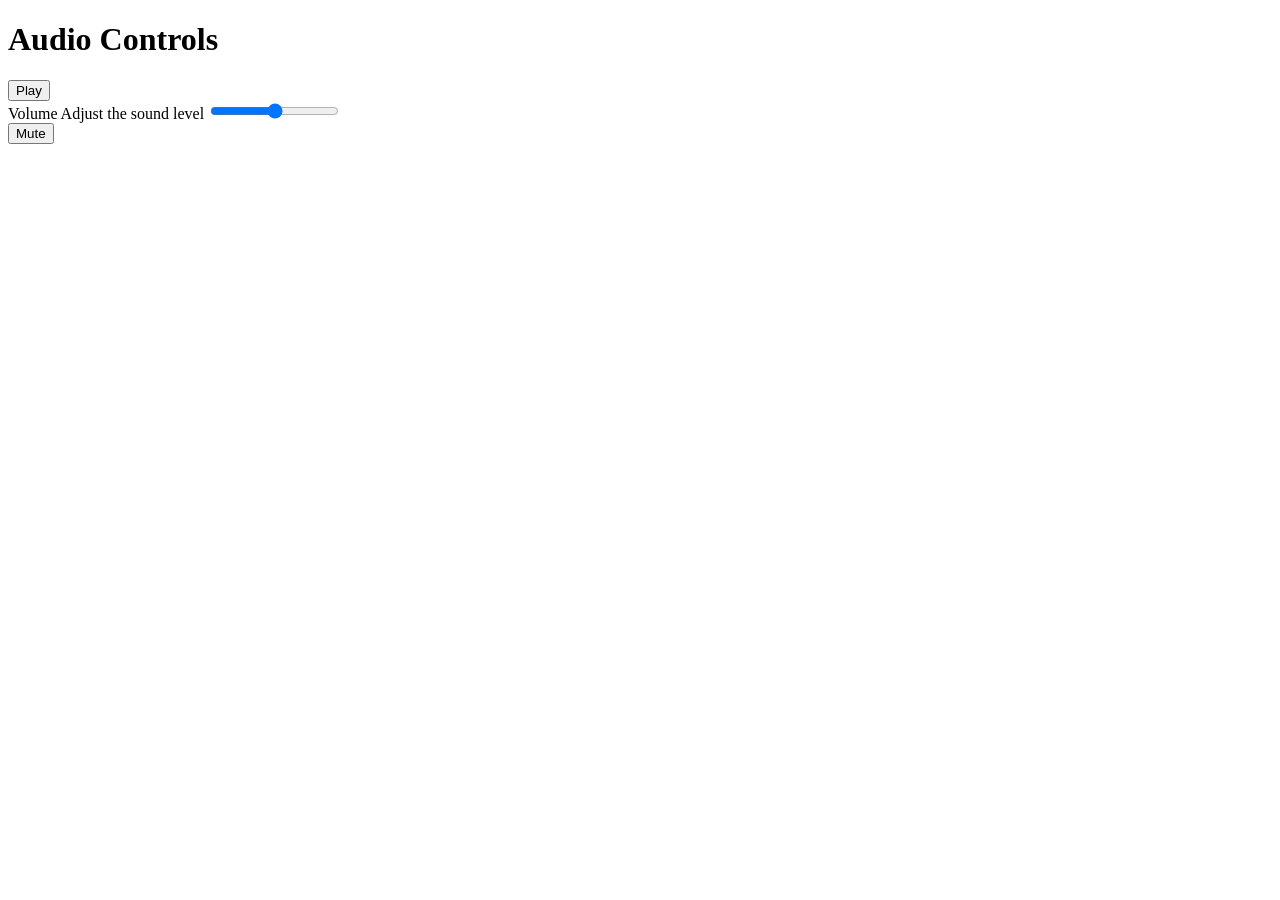
<file: accessible-audio-controller/index.html>
<!DOCTYPE html>
<html lang="en">
  <head>
    <meta charset="UTF-8">
    <title>Accessible Controls</title>
  </head>
  <body>

    <h1>Audio Controls</h1>

    <button type="button">Play</button>

    <div>
      <span id="volume-label">Volume</span>
      <span id="volume-description">Adjust the sound level</span> <!-- span element for descriptive text -->
      <input type="range" min="0" max="100" value="50" aria-labelledby="volume-label volume-description"> <!-- input element for volume control. type="range" is used for slider controls. min and max specify the range. value specifies the initial value. aria-labelledby links the input to its labels for accessibility -->
    </div>

    <button type="button">Mute</button>

  </body>
</html>
</file>
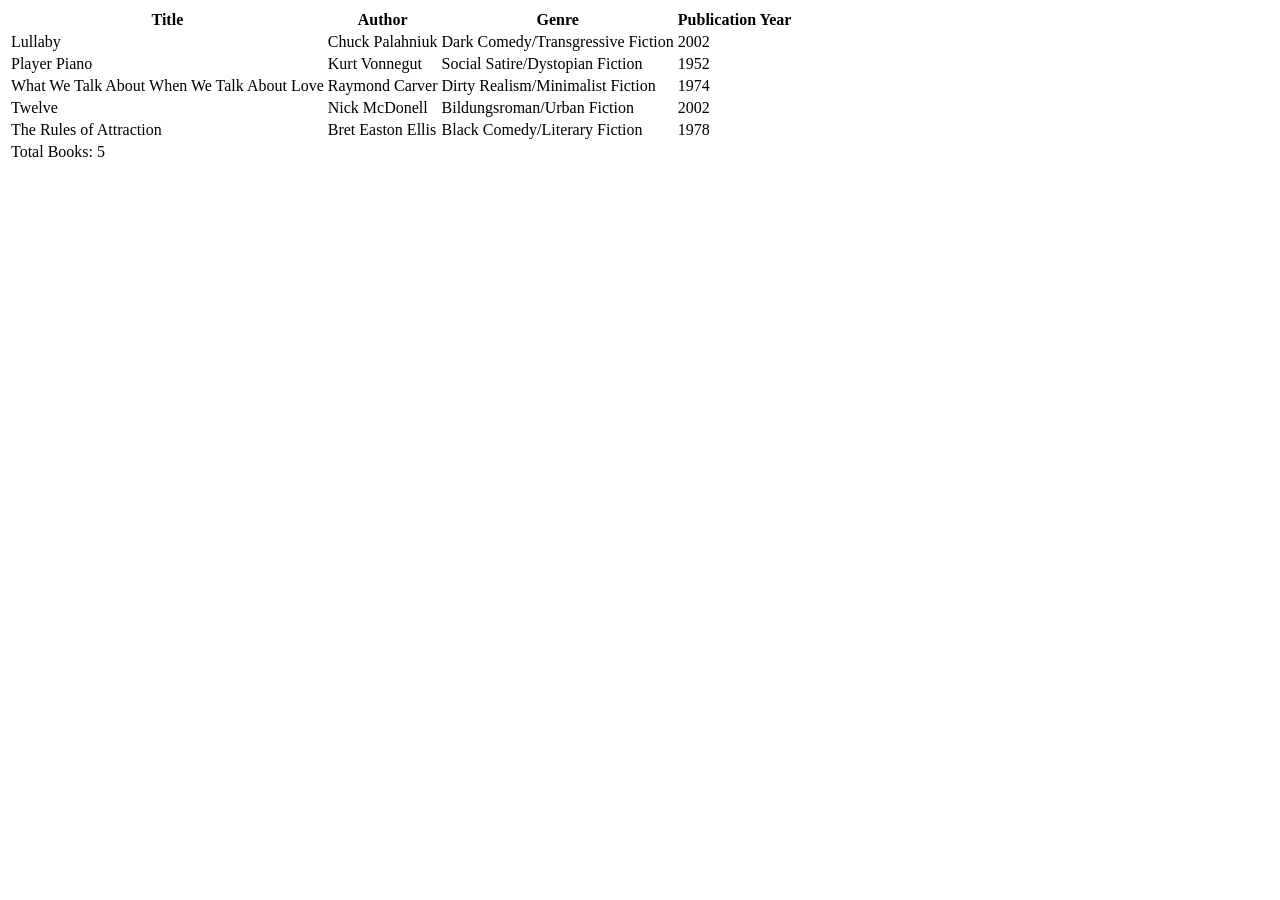
<file: book-catalog-table/index.html>
<!DOCTYPE html>
<html lang="en">

<head>
  <meta charset="UTF-8">
  <meta name="viewport" content="width=device-width, initial-scale=1.0">
  <title>Book Catalog</title>
</head>

<body>
  <table>
    <thead>
      <tr>
        <th>Title</th>
        <th>Author</th>
        <th>Genre</th>
        <th>Publication Year</th>
      </tr>
    </thead>
    <tbody>
      <tr>
        <td>Lullaby</td>
        <td>Chuck Palahniuk</td>
        <td>Dark Comedy/Transgressive Fiction</td>
        <td>2002</td>
      </tr>

      <tr>
        <td>Player Piano</td>
        <td>Kurt Vonnegut</td>
        <td>Social Satire/Dystopian Fiction</td>
        <td>1952</td>
      </tr>

      <tr>
        <td>What We Talk About When We Talk About Love</td>
        <td>Raymond Carver</td>
        <td>Dirty Realism/Minimalist Fiction</td>
        <td>1974</td>
      </tr>

      <tr>
        <td>Twelve</td>
        <td>Nick McDonell</td>
        <td>Bildungsroman/Urban Fiction</td>
        <td>2002</td>
      </tr>

      <tr>
        <td>The Rules of Attraction</td>
        <td>Bret Easton Ellis</td>
        <td>Black Comedy/Literary Fiction</td>
        <td>1978</td>
      </tr>
    </tbody>
    <tfoot>
      <tr>
        <td colspan="4">Total Books: 5</td>
      </tr>
    </tfoot>
  </table>
</body>
</html>
</file>
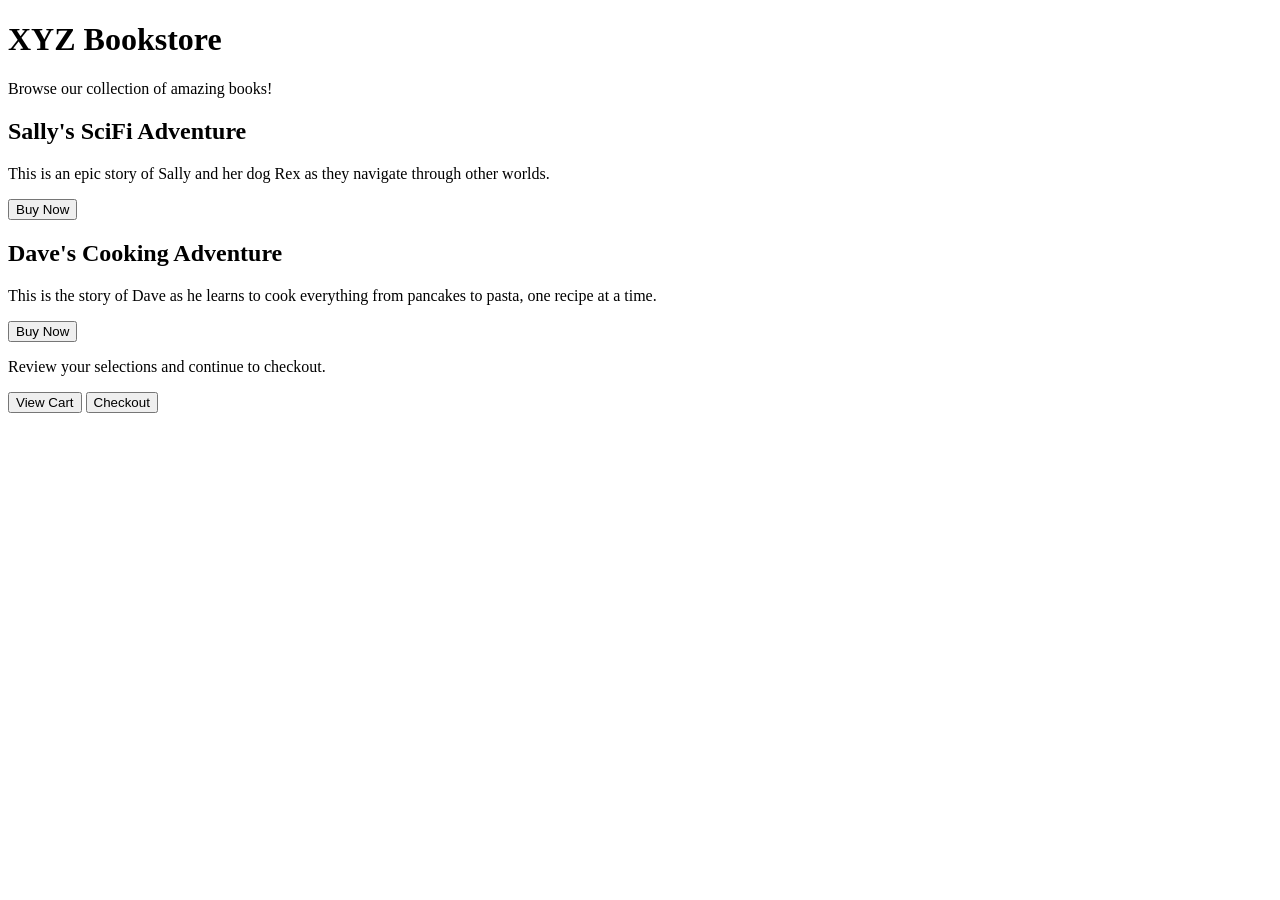
<file: bookstore-page/index.html>
<!DOCTYPE html> <!-- tells browsers that the document uses HTML5 -->
<html lang="en"> <!-- html element defines the root of an HTML document. lang attribute sets the language. en value sets language to English -->
<head> <!-- contains metadata about the document, such as its title and character encoding -->
  <meta charset="UTF-8"> <!-- meta element specifies the character encoding for the HTML document. charset attribute is the character encoding. UTF-8 value is the standard encoding and can encode mostly all characters, symbols, and emoji -->
  <title>XYZ Bookstore Page</title> <!-- determines what browsers show in the title bar or tab for the page -->
</head>
<body> <!-- contains the visible webpage content that users see and interact with -->
  <h1>XYZ Bookstore</h1> <!-- the main heading of the webpage -->
  <p>Browse our collection of amazing books!</p> <!-- contains a paragraph of text -->
  
  <div class="card-container"> <!-- div element groups related content. class attribute assigns a reusable name that can be shared by multiple elements for styling or selection -->
    <div class="card" id="sally-adventure-book">  <!-- class can be reused across multiple book cards. id uniquely identifies this specific card -->
      <h2>Sally's SciFi Adventure</h2>
      <p>This is an epic story of Sally and her dog Rex as they navigate through other worlds.</p>
      <button class="btn">Buy Now</button> <!-- button element creates an interactive control. class="btn" groups buttons that may share styling -->
    </div>
    <div class="card" id="dave-cooking-book">
      <h2>Dave's Cooking Adventure</h2>
      <p>This is the story of Dave as he learns to cook everything from pancakes to pasta, one recipe at a time.</p>
      <button class="btn">Buy Now</button>
    </div>
  </div>
  <p>Review your selections and continue to checkout.</p>
  <div class="btn-container"> <!-- groups the cart and checkout navigation buttons together -->
    <button class="btn" id="view-cart-btn">View Cart</button> <!-- this button shares the reusable btn class -->
    <button class="btn" id="checkout-btn">Checkout</button>    
  </div>
</body>
</html>
</file>
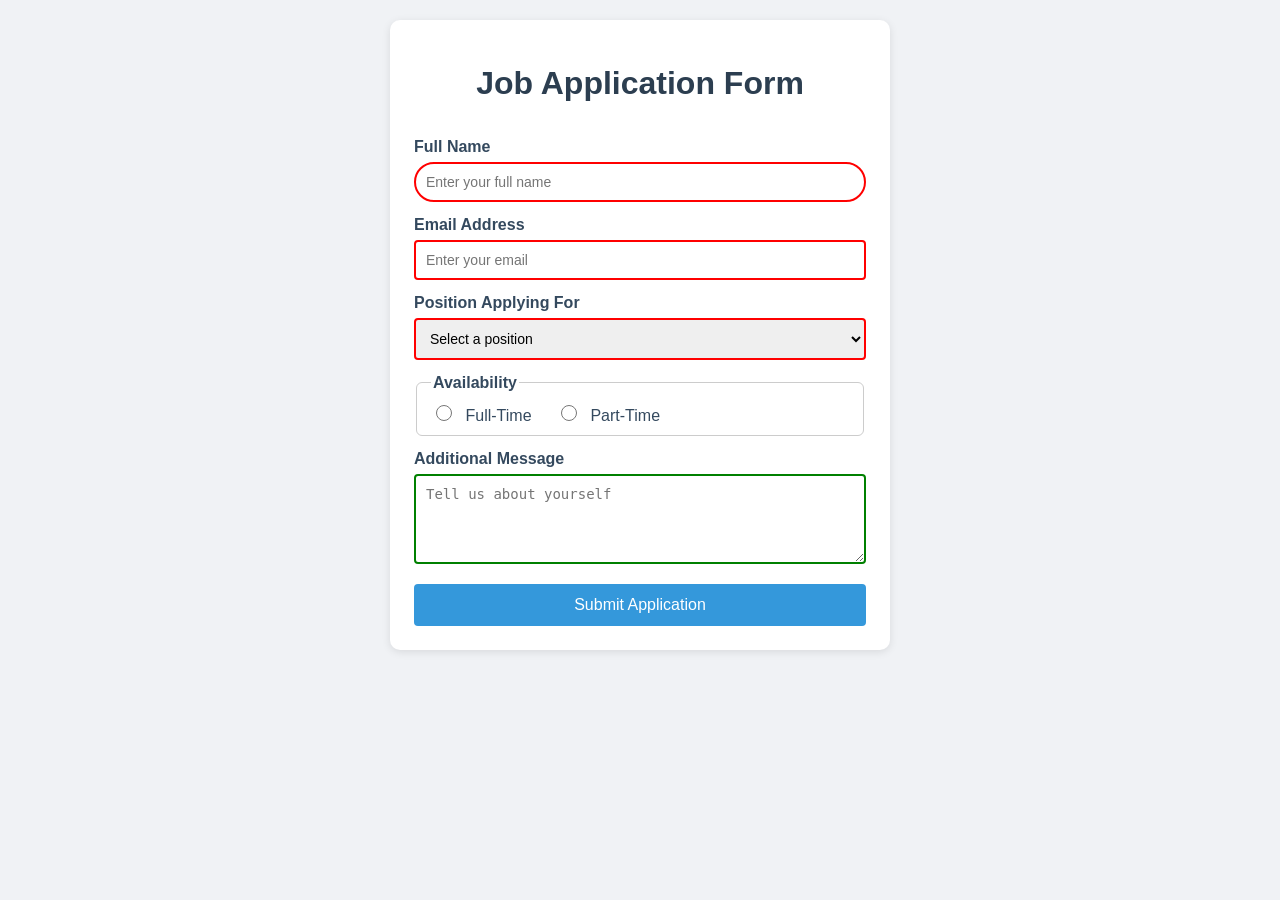
<file: build-a-job-application-form/index.html>
<!DOCTYPE html>
<html lang="en">
<head>
<meta charset="utf-8">
<meta name="viewport" content="width=device-width, initial-scale=1.0">
<title>Job Application Form</title>
<link rel="stylesheet" href="styles.css">
</head>
<body>
<div class="container">
<h1>Job Application Form</h1>
<form>
<label for="name">Full Name</label>
<input type="text" id="name" name="name" placeholder="Enter your full name" required>

<label for="email">Email Address</label>
<input type="email" id="email" name="email" placeholder="Enter your email" required>

<label for="position">Position Applying For</label>
<select id="position" name="position" required>
<option value="">Select a position</option>
<option value="developer">Developer</option>
<option value="designer">Designer</option>
<option value="manager">Project Manager</option>
</select>

<fieldset class="radio-group">
<legend>Availability</legend>
<input type="radio" id="full-time" name="availability" value="full-time" required>
<label for="full-time">Full-Time</label>

<input type="radio" id="part-time" name="availability" value="part-time" required>
<label for="part-time">Part-Time</label>
</fieldset>

<label for="message">Additional Message</label>
<textarea id="message" name="message" placeholder="Tell us about yourself"></textarea>

<button type="submit">Submit Application</button>
</form>
</div>
</body>
</html>
</file>
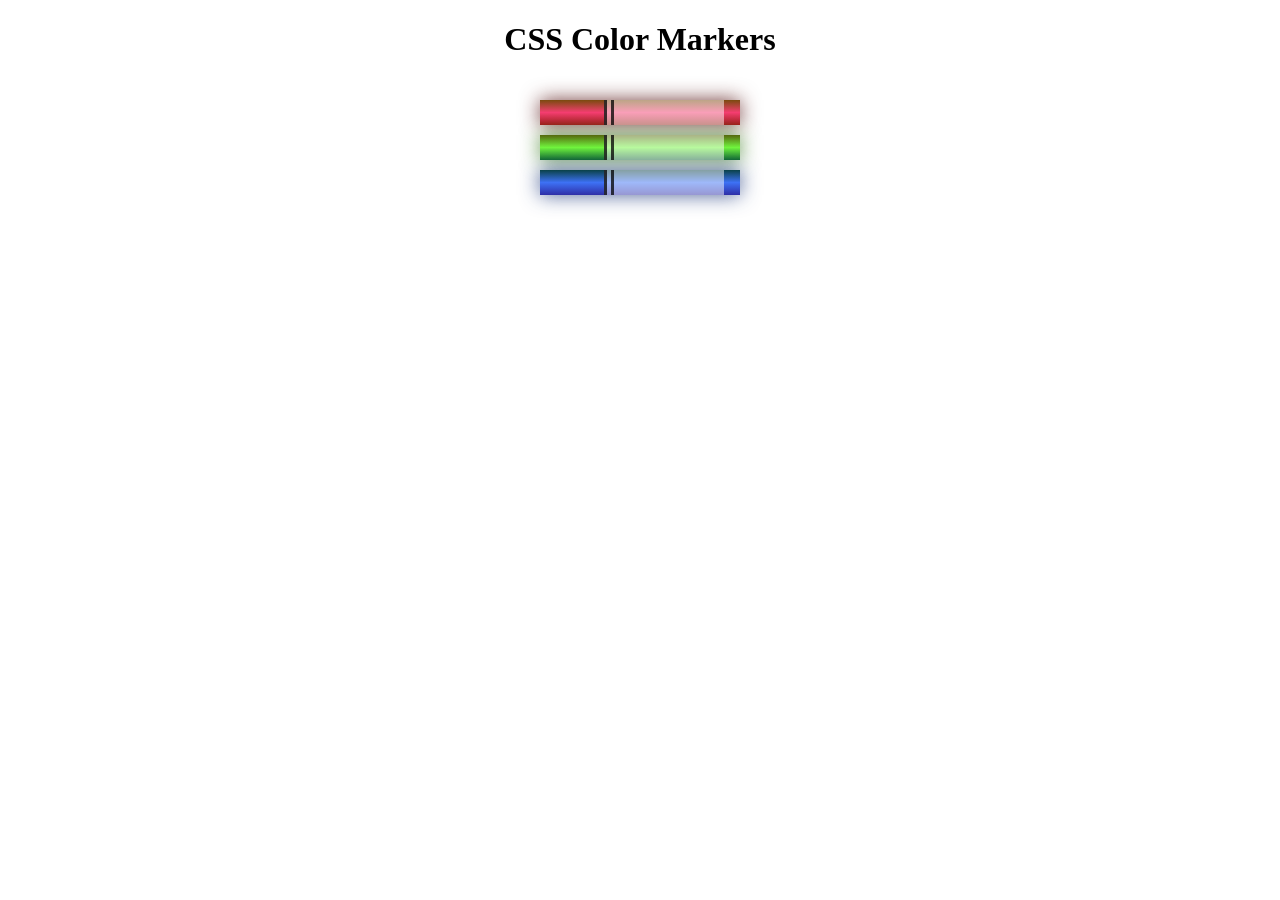
<file: build-a-set-of-colored-markers/index.html>
<!DOCTYPE html> <!-- tells the browser this is an HTML5 document -->
<html lang="en"> <!-- root element; lang="en" helps screen readers and search engines -->
  <head> <!-- metadata and linked files; nothing in here shows on the page -->
    <meta charset="utf-8"> <!-- character encoding so symbols and accents display correctly -->
    <meta name="viewport" content="width=device-width, initial-scale=1.0"> <!-- makes the page scale properly on phones -->
    <title>Colored Markers</title> <!-- text shown in the browser tab -->
    <link rel="stylesheet" href="styles.css"> <!-- connects this page to styles.css -->
  </head>
  <body> <!-- everything visible on the page lives in here -->
    <h1>CSS Color Markers</h1> <!-- the page's one main heading; centered in the CSS -->
    <div class="container"> <!-- wrapper box that holds all three markers; gives them a white backdrop -->
      <div class="marker red"> <!-- one marker; "marker" gives shape, "red" gives its gradient (two classes, one element) -->
        <div class="cap"></div> <!-- the marker's cap; empty on purpose, the CSS draws it -->
        <div class="sleeve"></div> <!-- the translucent sleeve that sits next to the cap -->
      </div> <!-- end of the red marker -->
      <div class="marker green"> <!-- second marker; same structure, "green" gives it a different gradient -->
        <div class="cap"></div> <!-- cap -->
        <div class="sleeve"></div> <!-- sleeve -->
      </div> <!-- end of the green marker -->
      <div class="marker blue"> <!-- third marker; "blue" gradient is written with hsl() instead of rgb() or hex -->
        <div class="cap"></div> <!-- cap -->
        <div class="sleeve"></div> <!-- sleeve -->
      </div> <!-- end of the blue marker -->
    </div> <!-- end of the container -->
  </body>
</html>
</file>
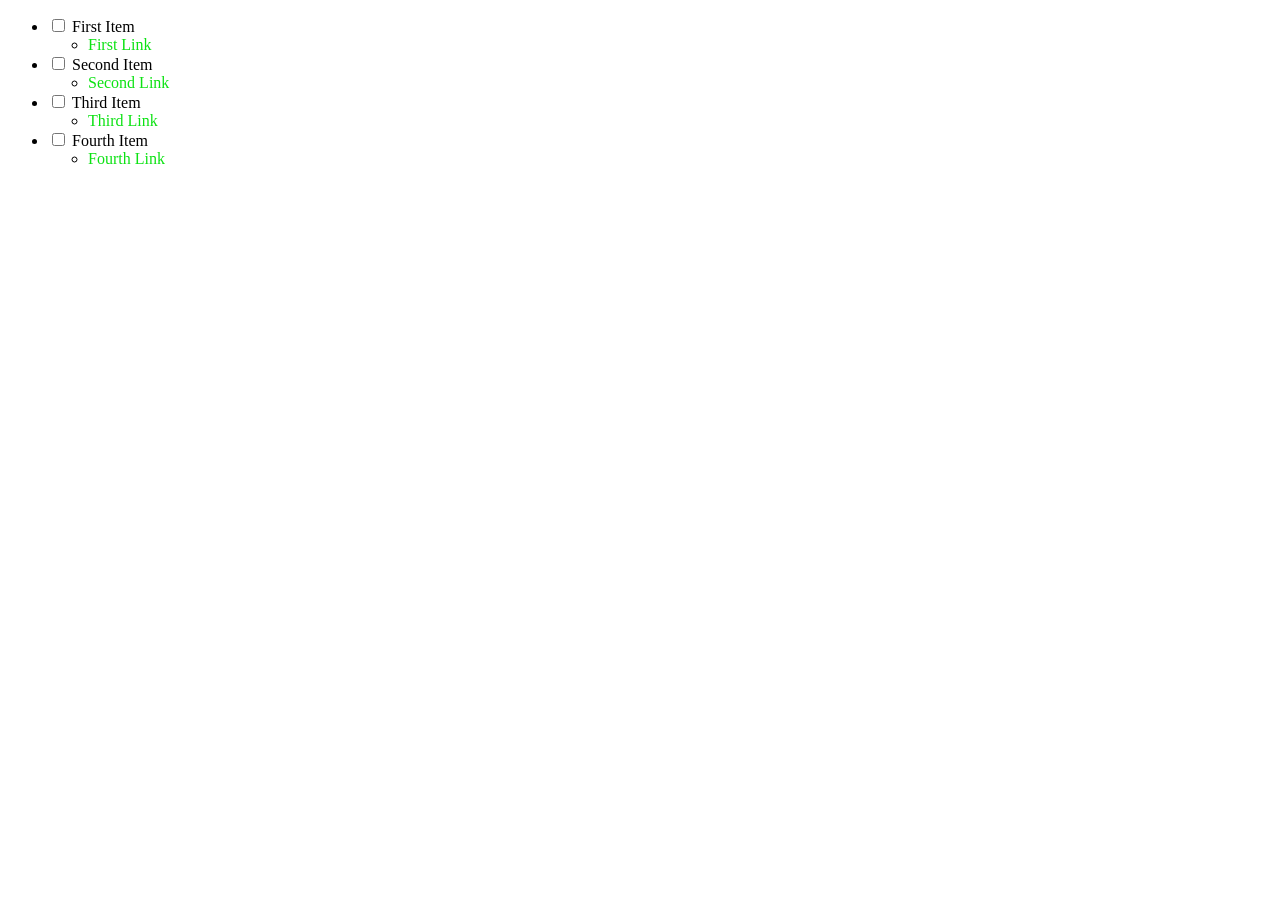
<file: build-a-stylized-to-do-list/index.html>
<!DOCTYPE html>
<html lang="en">
<head>
    <meta charset="utf-8">
    <link href="styles.css" rel="stylesheet">
    <title>Styled To-Do List</title>
</head>
<body>
    <ul class="todo-list">
        <li>
            <input type="checkbox" id="item1">
            <label for="item1">First Item</label>
            <ul class="sub-item">
                <li><a class="sub-item-link" href="https://example.org/one" target="_blank">First Link</a></li>
            </ul>
        </li>
        
        <li>
            <input type="checkbox" id="item2">
            <label for="item2">Second Item</label>
            <ul class="sub-item">
                <li><a class="sub-item-link" href="https://example.org/two" target="_blank">Second Link</a></li>
            </ul>
        </li>
        
        <li>
            <input type="checkbox" id="item3">
            <label for="item3">Third Item</label>
            <ul class="sub-item">
                <li><a class="sub-item-link" href="https://example.org/three" target="_blank">Third Link</a></li>
            </ul>
        </li>
        
        <li>
            <input type="checkbox" id="item4">
            <label for="item4">Fourth Item</label>
            <ul class="sub-item">
                <li><a class="sub-item-link" href="https://example.org/four" target="_blank">Fourth Link</a></li>
            </ul>
        </li>
    </ul>
</body>
</html>
</file>
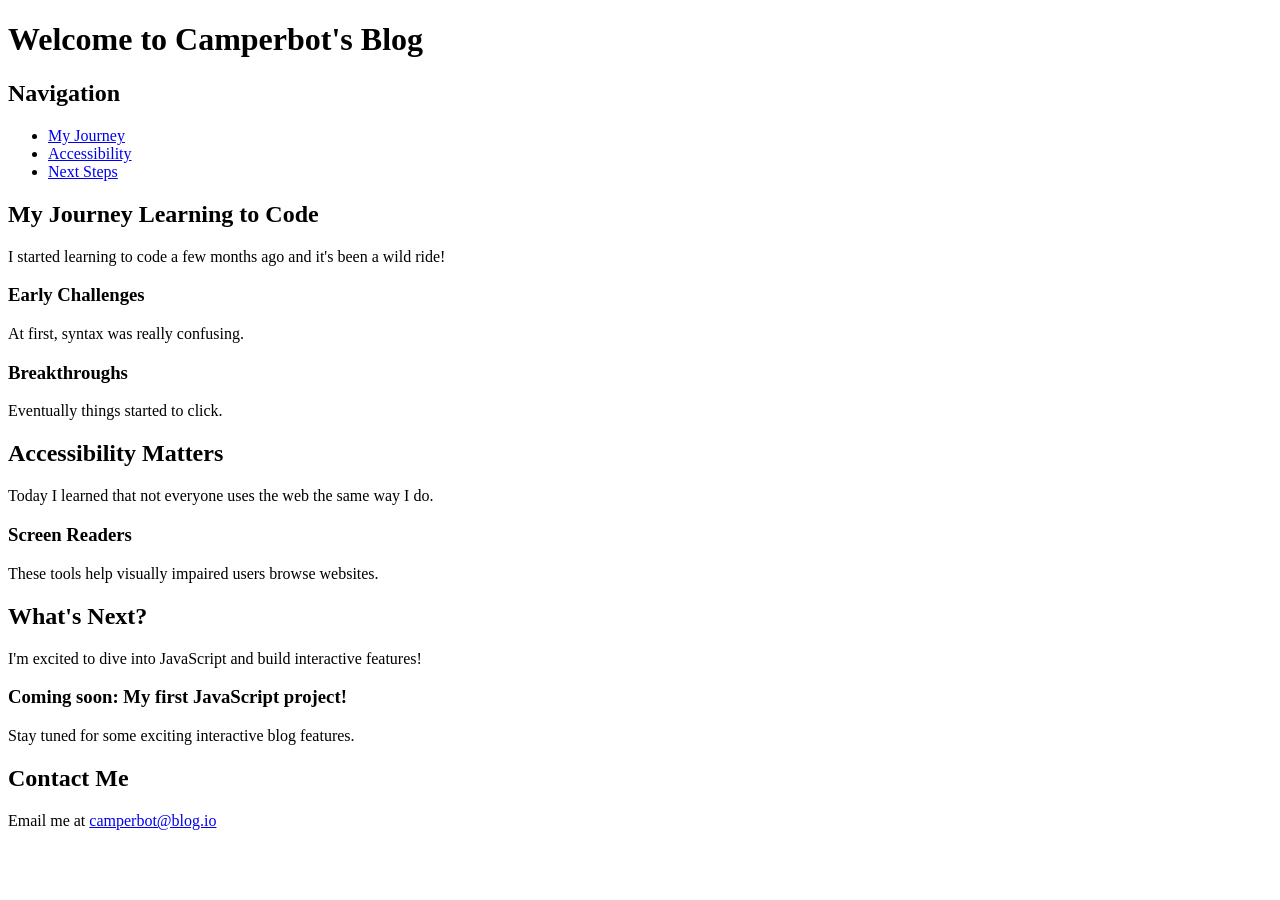
<file: coding-journey-blog-page/index.html>
<!DOCTYPE html>
<html lang="en">
<head>
  <meta charset="UTF-8">
  <title>Camperbot's Blog</title>
</head>
<body>
  <h1>Welcome to Camperbot's Blog</h1>

  <nav>
    <h2>Navigation</h2>
    <ul>
      <li><a href="#post1">My Journey</a></li>
      <li><a href="#post2">Accessibility</a></li>
      <li><a href="#post3">Next Steps</a></li>
    </ul>
  </nav>

  <main>
    <article>
      <h2 id="post1">My Journey Learning to Code</h2>
      <p>I started learning to code a few months ago and it's been a wild ride!</p>
      
      <h3>Early Challenges</h3>
      <p>At first, syntax was really confusing.</p>
      
      <h3>Breakthroughs</h3>
      <p>Eventually things started to click.</p>
    </article>

    <article>
      <h2 id="post2">Accessibility Matters</h2>
      <p>Today I learned that not everyone uses the web the same way I do.</p>

      <h3>Screen Readers</h3>
      <p>These tools help visually impaired users browse websites.</p>
    </article>

    <article>
      <h2 id="post3">What's Next?</h2>
      <p>I'm excited to dive into JavaScript and build interactive features!</p>

      <h3>Coming soon: My first JavaScript project!</h3>
      <p>Stay tuned for some exciting interactive blog features.</p>
    </article>
  </main>

  <footer>
    <h2>Contact Me</h2>
    <p>Email me at <a href="mailto:camperbot@blog.io">camperbot@blog.io</a></p>
  </footer>
</body>
</html>
</file>
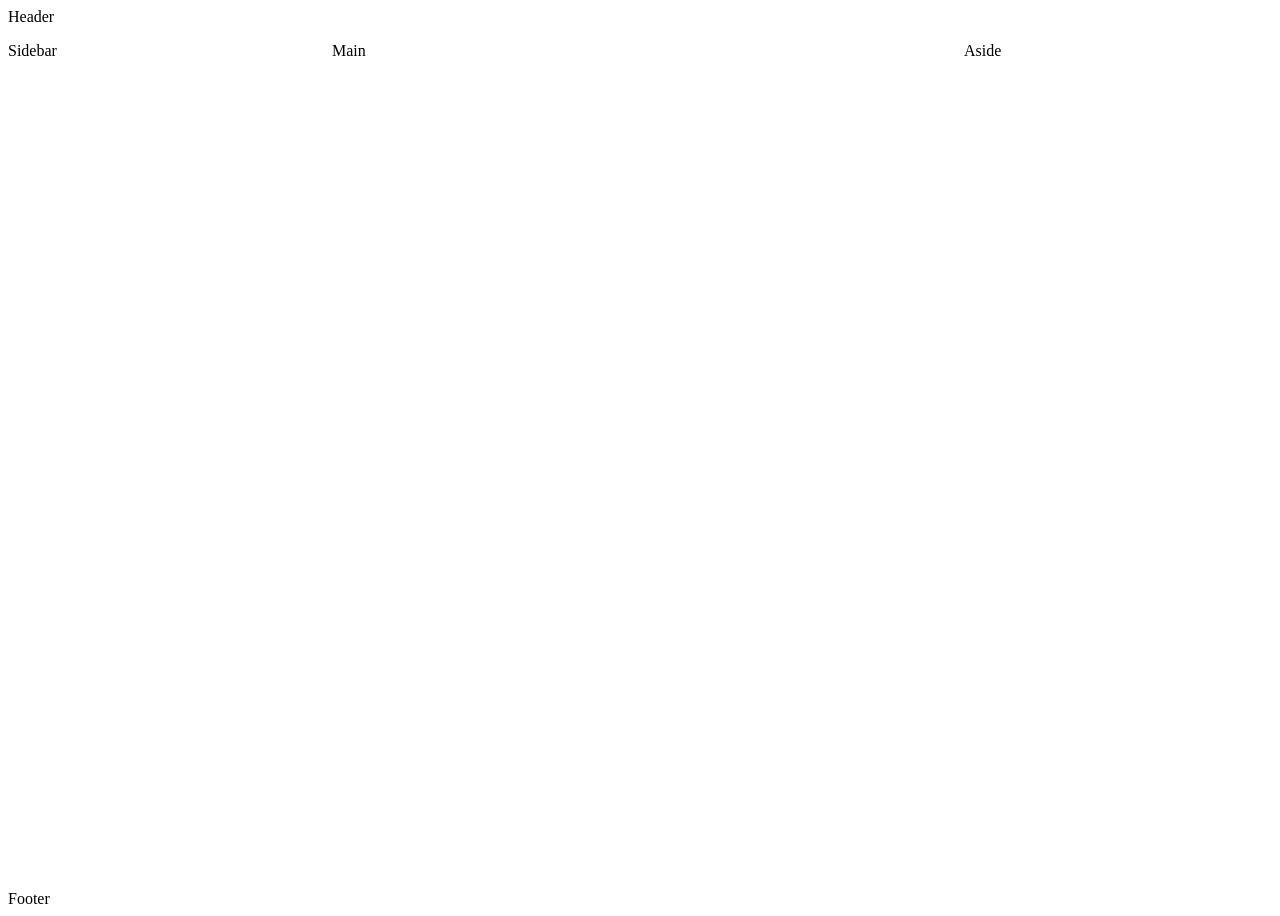
<file: css-grid/index.html>
<!DOCTYPE html>                         <!-- tells the browser this is HTML5 -->
<html lang="en">                        <!-- root element, lang helps accessibility/SEO -->
<head>                                   <!-- metadata, not visible on page -->
  <meta charset="UTF-8">                <!-- sets character encoding -->
  <link rel="stylesheet" href="styles.css">  <!-- connects this file to your CSS -->
</head>
<body>                                   <!-- everything visible goes here -->
  <div class="container">               <!-- the GRID CONTAINER — matches display:grid in CSS -->
    <div class="header">Header</div>    <!-- grid item, spans full width row 1 -->
    <div class="sidebar">Sidebar</div>  <!-- grid item, column 1 row 2 -->
    <div class="main">Main</div>        <!-- grid item, column 2 row 2 -->
    <div class="aside">Aside</div>      <!-- grid item, column 3 row 2 -->
    <div class="footer">Footer</div>    <!-- grid item, spans full width row 3 -->
  </div>
</body>
</html>
</file>
<file: assets/site.css>
/* builds.guerz.lol — landing page styles (index.html only; the builds keep their own styles.css) */
/* palette + fonts match guerz.lol: peach #F4AD7D, lavender #b3a8cc, ink #3a2b22 */

:root {                                              /* day-mode color tokens */
  --peach: #F4AD7D;                                  /* brand peach */
  --lavender: #b3a8cc;                               /* brand lavender */
  --ink: #3a2b22;                                    /* constant dark brown for text on light surfaces */
  --bg: oklch(0.94 0.035 55);                        /* warm cream page background */
  --card: #fdf0e4;                                   /* build card surface */
  --text: #3a2b22;                                   /* main text color */
  --muted: #6a5d94;                                  /* muted purple for labels (5.2:1 contrast) */
  --shadow: #3a2b22;                                 /* hard drop-shadow color */
}
@media (prefers-color-scheme: dark) {                /* follow the visitor's system dark mode */
  :root {                                            /* night-mode overrides */
    --bg: #17131f;                                   /* deep purple-black page */
    --card: #241f30;                                 /* dark card surface */
    --text: #eee6f5;                                 /* light text */
    --muted: #b3a8cc;                                /* lavender labels */
    --shadow: #000000;                               /* black shadows */
  }
}

* { box-sizing: border-box; }                        /* padding + border count inside an element's width */
html, body { margin: 0; padding: 0; }                /* remove the browser's default page gap */
body {                                               /* the whole page */
  background: var(--bg);                             /* cream by day, purple-black by night */
  color: var(--text);                                /* default text color */
  font: 16px/1.6 'Space Grotesk', sans-serif;        /* body font, same as guerz.lol */
  max-width: 1160px;                                 /* keep lines readable on wide screens */
  margin: 0 auto;                                    /* center the page column */
  padding: 28px 20px 48px;                           /* breathing room around everything */
}
a { color: inherit; }                                /* links take the surrounding text color */
a:focus-visible { outline: 3px solid var(--peach); outline-offset: 2px; } /* clear keyboard focus ring */

.bx-skip {                                           /* "skip to the builds" link */
  position: absolute;                                /* lift it out of the layout */
  left: -9999px;                                     /* parked off-screen until focused */
}
.bx-skip:focus {                                     /* when a keyboard user tabs to it */
  left: 16px; top: 16px;                             /* bring it on-screen, top-left */
  background: var(--ink); color: var(--peach);       /* dark chip, peach text */
  padding: 6px 12px;                                 /* tappable size */
}

.bx-header {                                         /* lavender title box (same look as guerz.lol's title card) */
  background: var(--lavender);                       /* lavender surface */
  color: var(--ink);                                 /* ink text, readable in both modes */
  box-shadow: 5px 5px 0 var(--peach);                /* hard peach drop shadow */
  padding: 16px;                                     /* inner spacing */
  margin-bottom: 28px;                               /* gap before the first module */
}
.bx-label {                                          /* small label above the title */
  margin: 0;                                         /* no extra space */
  font: 700 12px 'IBM Plex Mono', monospace;         /* tiny mono label */
}
.bx-title {                                          /* big page title */
  margin: .08em 0;                                   /* tight spacing, like guerz.lol */
  font: 900 clamp(34px, 7.6vw, 72px)/.92 'Recursive', sans-serif; /* heavy display font, scales with screen */
  text-transform: uppercase;                         /* all caps */
  letter-spacing: -.04em;                            /* tighter caps */
}
.bx-intro { margin: .4em 0; font-size: 18px; }       /* intro paragraph, slightly larger */
.bx-links {                                          /* row of outbound links */
  display: flex; flex-wrap: wrap;                    /* side by side, wrapping on phones */
  gap: 6px 18px;                                     /* space between links */
  margin: .6em 0 0;                                  /* small gap above */
  font: 700 13px 'IBM Plex Mono', monospace;         /* mono link labels */
}

.bx-module { margin: 0 0 32px; }                     /* one curriculum module, with space below */
.bx-module-title {                                   /* module heading, e.g. "Basic HTML" */
  margin: 0 0 12px;                                  /* gap above the cards */
  font: 800 clamp(18px, 3vw, 24px)/1.15 'Recursive', sans-serif; /* bold display font */
  text-transform: uppercase;                         /* all caps */
  letter-spacing: .05em;                             /* airy caps */
}
.bx-count {                                          /* "13 built" next to the module name */
  font: 700 11px 'IBM Plex Mono', monospace;         /* small mono */
  color: var(--muted);                               /* muted purple */
  letter-spacing: .04em;                             /* slight spacing */
  margin-left: 8px;                                  /* gap from the module name */
}
.bx-grid {                                           /* card grid for one module */
  list-style: none;                                  /* no bullets */
  margin: 0; padding: 0;                             /* no default list indent */
  display: grid;                                     /* grid layout */
  grid-template-columns: repeat(auto-fill, minmax(min(100%, 250px), 1fr)); /* as many 250px+ columns as fit; one column on tiny phones */
  gap: 22px;                                         /* room for the hard shadows between cards */
}

/* ---------- build card: snapshot on top, text underneath ---------- */
.bx-card {                                           /* one build card */
  --accent: var(--lavender);                         /* shadow + badge color; each build type swaps it below */
  display: flex; flex-direction: column;             /* snapshot stacked on top of the text */
  background: var(--card);                           /* cream / dark card */
  border: 2px solid var(--ink);                      /* hard ink outline, like a sticker */
  box-shadow: 5px 5px 0 var(--accent);               /* hard drop shadow in the type's color */
  transition: transform .15s ease, box-shadow .15s ease; /* smooth lift on hover */
}
.bx-card:hover,                                      /* mouse over the card... */
.bx-card:focus-within {                              /* ...or a keyboard user tabbed into it */
  transform: translate(-3px, -3px);                  /* card lifts up and to the left */
  box-shadow: 8px 8px 0 var(--accent);               /* shadow grows to sell the lift */
}
.bx-card--workshop { --accent: var(--lavender); }    /* workshops: lavender */
.bx-card--lab      { --accent: var(--peach); }       /* labs: peach */
.bx-card--cert     { --accent: #f08aa0; }            /* cert projects: bubblegum pink, so the big one pops (5.7:1 with ink text) */
.bx-card--legacy   { --accent: #8fb8a8; }            /* legacy v8: faded sea green, an older era */

.bx-shot {                                           /* the snapshot link (fake browser window) */
  display: block;                                    /* fills the card's width */
  border-bottom: 2px solid var(--ink);               /* ink line between snapshot and text */
  overflow: hidden;                                  /* keeps the zoomed image inside the frame */
  text-decoration: none;                             /* no underline on the address bar */
}
.bx-chrome {                                         /* the fake browser bar */
  display: flex; align-items: center;                /* dots and address on one line */
  gap: 8px;                                          /* space between dots and address */
  padding: 5px 8px;                                  /* bar thickness */
  background: var(--ink); color: var(--lavender);    /* dark bar, lavender address text */
  font: 500 11px 'IBM Plex Mono', monospace;         /* tiny mono, like a real URL bar */
  white-space: nowrap; overflow: hidden;             /* one line only... */
  text-overflow: ellipsis;                           /* ...long addresses end in "…" */
}
.bx-dots {                                           /* the three window dots */
  flex: none;                                        /* never squashed by a long address */
  width: 7px; height: 7px; border-radius: 50%;       /* first dot: a 7px circle */
  background: #f08aa0;                               /* pink */
  box-shadow: 11px 0 0 var(--peach), 22px 0 0 var(--lavender); /* two more dots drawn as shadows: peach, lavender */
  margin-right: 24px;                                /* make room for the two shadow dots */
}
.bx-shot img {                                       /* the screenshot */
  display: block;                                    /* no stray gap under the image */
  width: 100%; height: auto;                         /* fills the card, keeps its 16:10 shape */
  aspect-ratio: 16 / 10;                             /* reserves the space before it loads, so nothing jumps */
  object-fit: cover; object-position: top;           /* if it ever crops, keep the top of the page */
  transition: transform .3s ease;                    /* smooth zoom on hover */
}
.bx-card:hover .bx-shot img { transform: scale(1.04); } /* tiny zoom when the card lifts */

.bx-body {                                           /* text area under the snapshot */
  display: flex; flex-direction: column;             /* meta, name, actions stacked */
  gap: 6px;                                          /* space between them */
  flex: 1;                                           /* fills leftover height so action rows line up across a row */
  padding: 10px 12px 12px;                           /* inner spacing */
}
.bx-meta {                                           /* number + type badge row */
  display: flex; align-items: center;                /* side by side, centered */
  gap: 8px;                                          /* space between number and badge */
  margin: 0;                                         /* no default paragraph margin */
}
.bx-num {                                            /* "#07" */
  font: 900 15px 'Recursive', sans-serif;            /* heavy display font */
  color: var(--muted);                               /* muted purple / lavender at night */
}
.bx-type {                                           /* "rwd workshop" / "rwd lab" badge */
  background: var(--accent); color: var(--ink);      /* chip in the type's color, ink text */
  font: 700 10px 'IBM Plex Mono', monospace;         /* tiny mono */
  text-transform: uppercase;                         /* all caps */
  letter-spacing: .05em;                             /* airy caps */
  padding: 3px 8px;                                  /* chip padding */
}
.bx-name {                                           /* build name */
  margin: 0;                                         /* no default heading margin */
  font: 700 17px/1.3 'Space Grotesk', sans-serif;    /* bold body font */
  flex: 1;                                           /* pushes the action row to the bottom */
}
.bx-name a { text-decoration: none; }                /* name link: no underline at rest... */
.bx-name a:hover { text-decoration: underline; }     /* ...underline on hover (not color alone) */
.bx-actions {                                        /* "▶ live" + "</> code" */
  display: flex; gap: 8px;                           /* side by side */
  margin: 4px 0 0;                                   /* small gap above */
}
.bx-actions a {                                      /* each action as a small button */
  font: 700 12px 'IBM Plex Mono', monospace;         /* mono label */
  text-decoration: none;                             /* no underline */
  padding: 3px 9px;                                  /* button padding */
  border: 2px solid var(--ink);                      /* ink outline */
  background: var(--bg);                             /* page color, so it reads as a button on the card */
}
@media (prefers-color-scheme: dark) {                /* night: ink outlines would vanish on the dark card */
  .bx-card, .bx-shot, .bx-actions a { border-color: var(--muted); } /* swap them for lavender */
}
.bx-actions a:hover { background: var(--accent); color: var(--ink); } /* button fills with the type color on hover */

.bx-hint { margin: .2em 0; font-size: 15px; }        /* "click a snapshot…" line, a touch smaller than the intro */
.bx-stats {                                          /* stat chips row */
  list-style: none;                                  /* no bullets */
  display: flex; flex-wrap: wrap;                    /* side by side, wrapping on phones */
  gap: 8px;                                          /* space between chips */
  margin: .7em 0 0; padding: 0;                      /* small gap above, no list indent */
}
.bx-stats li {                                       /* one chip */
  background: var(--ink); color: var(--peach);       /* dark chip, peach text */
  font: 700 12px 'IBM Plex Mono', monospace;         /* mono */
  padding: 4px 10px;                                 /* chip padding */
}
.bx-stats b { font-size: 15px; color: #fdf0e4; }     /* the number itself: bigger, cream */

@media (prefers-reduced-motion: reduce) {            /* visitors who asked their system for less motion */
  .bx-card, .bx-shot img { transition: none; }       /* no animation... */
  .bx-card:hover, .bx-card:focus-within,             /* ...no lift... */
  .bx-card:hover .bx-shot img { transform: none; }   /* ...and no zoom */
}

.bx-footer {                                         /* page footer */
  margin-top: 40px;                                  /* gap above */
  padding-top: 16px;                                 /* space below the divider */
  border-top: 2px solid var(--muted);                /* purple divider line */
  font: 13px/1.6 'IBM Plex Mono', monospace;         /* small mono text */
  color: var(--muted);                               /* muted purple */
}
.bx-footer p { margin: 0 0 6px; }                    /* tight paragraph spacing */
</file>
<file: build-a-job-application-form/styles.css>
* {
  box-sizing: border-box; /* padding and border are now included inside the declared width/height instead of adding to it */
}

body {
  font-family: Arial, sans-serif;
  background-color: #f0f2f5;
  margin: 0;
  padding: 20px;
}

.container {
  max-width: 500px;
  margin: 0 auto;
  background: #ffffff;
  padding: 24px;
  border-radius: 10px;
  box-shadow: 0 2px 8px rgba(0, 0, 0, 0.1); /* rgba() sets color with an added alpha value for transparency — black at 10% opacity here */
}

h1 {
  text-align: center;
  color: #2c3e50;
}

form {
  display: flex;
  flex-direction: column;
}

label {
  margin-top: 14px;
  margin-bottom: 6px;
  font-weight: bold;
  color: #34495e;
}

input,
select,
textarea {
  padding: 10px;
  border: 2px solid #ccc;
  border-radius: 4px;
  font-size: 14px;
}

input:first-of-type { /* :first-of-type is a structural pseudo-class matching only the first <input> among its siblings */
  border-radius: 20px;
}

input:focus,
textarea:focus {
  border-color: #3498db;
  outline: none;
}

input:invalid,
select:invalid,
textarea:invalid { /* :invalid is a native pseudo-class that auto-matches any field currently failing its own built-in validation — no JS needed */
  border-color: red;
}

input:valid,
select:valid,
textarea:valid { /* :valid is the inverse — matches fields currently passing validation */
  border-color: green;
}

textarea {
  min-height: 90px;
  resize: vertical; /* lets the user drag-resize the textarea vertically only; horizontal resize is disabled */
}

.radio-group {
  border: 1px solid #ccc;
  border-radius: 6px;
  margin-top: 14px;
  padding: 10px 14px;
}

.radio-group legend {
  font-weight: bold;
  color: #34495e;
}

.radio-group label {
  margin-left: 6px;
  margin-right: 20px;
  font-weight: normal;
  display: inline;
}

.radio-group input[type="radio"] { /* attribute selector — targets only inputs whose type attribute is exactly "radio" */
  width: 16px;
  height: 16px;
}

.radio-group input[type="radio"]:checked {
  border-color: #3498db;
  background-color: #3498db;
  box-shadow: 0 0 5px 1px rgba(52, 152, 219, 0.8);
}

.radio-group input[type="radio"]:checked + label { /* the + is an adjacent-sibling combinator — matches an element only when it comes immediately after the matched one in the markup */
  color: #3498db;
}

button {
  margin-top: 20px;
  padding: 12px;
  background-color: #3498db;
  color: #ffffff;
  border: none;
  border-radius: 4px;
  font-size: 16px;
  cursor: pointer;
}

button:hover {
  background-color: #2980b9;
}
</file>
<file: build-a-set-of-colored-markers/styles.css>
h1 { /* element selector: targets the page heading */
  text-align: center; /* centers the heading text horizontally */
}

.container { /* class selector: the white backdrop behind all three markers */
  background-color: rgb(255, 255, 255); /* rgb(red, green, blue), each 0-255; 255, 255, 255 is white */
  padding: 10px 0; /* shorthand: 10px top and bottom, 0 left and right */
}

.marker { /* shared shape for every marker; the color classes below add the look */
  width: 200px; /* total marker length: cap (60) + sleeve (110) + border (10) + a little breathing room */
  height: 25px; /* marker thickness */
  margin: 10px auto; /* 10px above and below; "auto" on the sides centers the block horizontally */
}

.cap { /* the cap piece of the marker */
  width: 60px; /* cap length */
  height: 25px; /* same height as the marker so it fills it */
}

.sleeve { /* the see-through sleeve piece */
  width: 110px; /* sleeve length */
  height: 25px; /* same height as the marker */
  background-color: rgba(255, 255, 255, 0.5); /* rgba adds a 4th value, alpha: 0 is invisible, 1 is solid; 0.5 is half see-through white */
  border-left: 10px double rgba(0, 0, 0, 0.75); /* left edge only: 10px wide, double line style, 75% opaque black */
}

.cap, .sleeve { /* grouped selector: one rule applied to both classes */
  display: inline-block; /* lets the two divs sit side by side while still accepting width and height */
}

.red { /* red marker */
  background: linear-gradient(rgb(122, 74, 14), rgb(245, 62, 113), rgb(162, 27, 27)); /* top-to-bottom gradient (default direction) with three color-stops, all written as rgb() */
  box-shadow: 0 0 20px 0 rgba(83, 14, 14, 0.8); /* offsetX 0, offsetY 0, blur 20px, spread 0, color: a dark red at 80% opacity (a glow, not a drop shadow) */
}

.green { /* green marker */
  background: linear-gradient(#55680D, #71F53E, #116C31); /* same gradient idea, color-stops written as hex values */
  box-shadow: 0 0 20px 0 #3B7E20CC; /* 8-digit hex: the last two digits (CC) are alpha, roughly 80% opacity */
}

.blue { /* blue marker */
  background: linear-gradient(hsl(186, 76%, 16%), hsl(223, 90%, 60%), hsl(240, 56%, 42%)); /* color-stops written as hsl(hue 0-360, saturation %, lightness %) */
  box-shadow: 0 0 20px 0 hsla(223, 59%, 31%, 0.8); /* hsla adds alpha to hsl, so this glow is 80% opaque */
}
</file>
<file: build-a-stylized-to-do-list/styles.css>
a { /* a tag selector is for links */
  text-decoration: none;
}

a:link { /* a:link selector is used to style unvisited links */
  color: #0ce213;
}

a:visited { /* a:visited selector is used to style visited links */
  color: #8e44ad;
}

a:hover { /* a:hover selector is used to style links when the user hovers over them */
  color: #f39c12;
}

a:focus { /* a:focus selector is used to style links when they are focused (e.g., clicked or tabbed to) */
  outline: 2px solid #c0392b;
}

a:active { /* a:active selector is used to style links when they are being clicked */
  color: #9063f0;
}
</file>
<file: css-grid/styles.css>
.container {
    display: grid;  /* turns the element into a grid container */
    grid-template-columns: 1fr 2fr 1fr;  /* 3 columns: side, middle (2x wider), side */
    grid-template-rows: auto 1fr auto;  /* 3 rows: header, main content, footer */
    gap: 1rem;  /* space between grid cells, both directions */
    min-height: 100vh; /* grid fills the full screen height */
}

.header {
    grid-column: 1 / -1; /* spans from column line 1 to the last line (full width) */
    grid-row: 1; /* sits in row 1 */
}

.sidebar {
    grid-column: 1; /* sits in first column; column 1 */
    grid-row: 2; /* sits in row 2 */
}

.main {
    grid-column: 2;  /* sits in second column; column 2 */
    grid-row: 2;  /* sits in row 2 */
}

.aside {
    grid-column: 3; /* sits in third column; column 3 */
    grid-row: 2; /* sits in row 2 */
}

.footer {
    grid-column: 1 / -1; /* spans full width again, from column line 1 to the last line */
    grid-row: 3; /* sits in row 3 */
}
</file>
